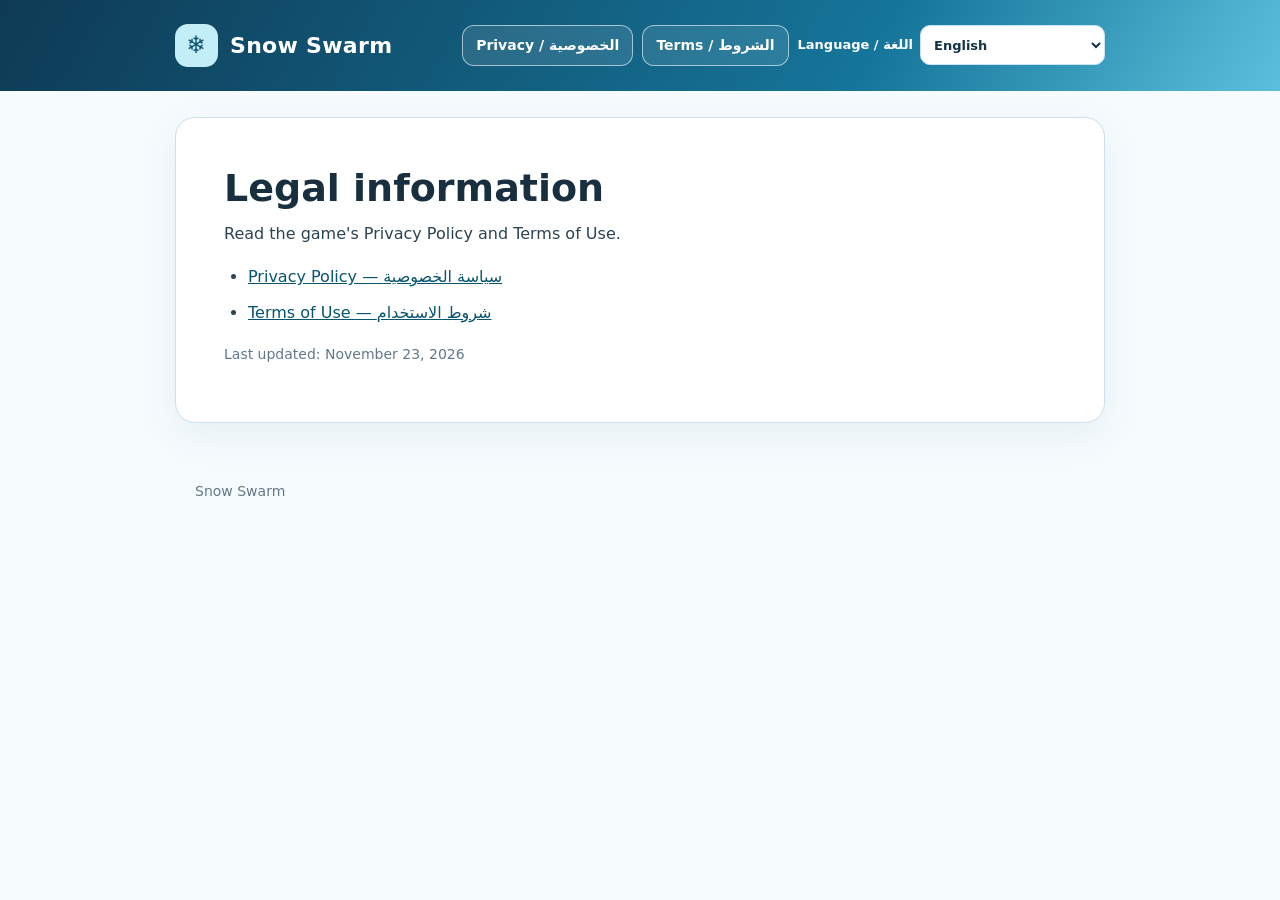
<file: snow-swarm/index.html>
<!doctype html>
<html lang="en"><head>
<meta charset="utf-8"><meta name="viewport" content="width=device-width,initial-scale=1"><meta name="description" content="Official Snow Swarm privacy and terms pages available in eleven languages.">
<title>Snow Swarm · Legal</title><link rel="stylesheet" href="style.css"></head>
<body><header><div class="headline"><a class="brand" href="index.html"><span class="mark" aria-hidden="true">❄</span> Snow Swarm</a>
<nav aria-label="Navigation"><a href="privacy.html">Privacy / الخصوصية</a><a href="terms.html">Terms / الشروط</a>
<label class="language-picker" for="language-select"><span>Language / اللغة</span><select id="language-select" aria-label="Choose language / اختر اللغة"><option value="en">English</option>
<option value="ar">العربية</option>
<option value="es">Español</option>
<option value="fr">Français</option>
<option value="pt">Português</option>
<option value="tr">Türkçe</option>
<option value="id">Bahasa Indonesia</option>
<option value="de">Deutsch</option>
<option value="ja">日本語</option>
<option value="it">Italiano</option>
<option value="ru">Русский</option></select></label>
</nav></div></header>
<main class="paper"><h1 id="heading">Legal information</h1><p id="description">Read the game's Privacy Policy and Terms of Use.</p>
<ul><li><a href="privacy.html">Privacy Policy — سياسة الخصوصية</a></li><li><a href="terms.html">Terms of Use — شروط الاستخدام</a></li></ul>
<p class="meta">Last updated: November 23, 2026</p></main><footer>Snow Swarm</footer>
<script>
(function(){
"use strict";
const texts={"en":{"title":"Legal information","body":"Read the game's Privacy Policy and Terms of Use."},"ar":{"title":"المعلومات القانونية","body":"اقرأ سياسة الخصوصية وشروط الاستخدام الخاصة باللعبة."},"es":{"title":"Información legal","body":"Lee la Política de privacidad y los Términos de uso del juego."},"fr":{"title":"Informations légales","body":"Consultez la Politique de confidentialité et les Conditions d’utilisation du jeu."},"pt":{"title":"Informações legais","body":"Lê a Política de Privacidade e os Termos de Utilização do jogo."},"tr":{"title":"Yasal bilgiler","body":"Oyunun Gizlilik Politikası ve Kullanım Şartları'nı okuyun."},"id":{"title":"Informasi hukum","body":"Baca Kebijakan Privasi dan Ketentuan Penggunaan game."},"de":{"title":"Rechtliche Informationen","body":"Lies die Datenschutzerklärung und die Nutzungsbedingungen des Spiels."},"ja":{"title":"法的情報","body":"ゲームのプライバシーポリシーと利用規約をご確認ください。"},"it":{"title":"Informazioni legali","body":"Leggi l’Informativa sulla privacy e i Termini di utilizzo del gioco."},"ru":{"title":"Юридическая информация","body":"Прочтите Политику конфиденциальности и Условия использования игры."}};
const select=document.getElementById("language-select");
function base(raw){const code=String(raw||"").toLowerCase().split(/[-_]/)[0];return Object.hasOwn(texts,code)?code:null}
const explicit=base(new URLSearchParams(location.search).get("lang"));
const lang=explicit || (navigator.languages||[navigator.language]).map(base).find(Boolean) || "en";
function apply(code){select.value=code;document.documentElement.lang=code;document.documentElement.dir=code==="ar"?"rtl":"ltr";document.getElementById("heading").textContent=texts[code].title;document.getElementById("description").textContent=texts[code].body;
for(const a of document.querySelectorAll('a[href^="privacy.html"],a[href^="terms.html"]')){const url=new URL(a.getAttribute("href").split("?")[0],location.href);url.searchParams.set("lang",code);a.href=url.pathname+url.search;}}
apply(lang);
select.addEventListener("change",()=>{const next=select.value;const url=new URL(location.href);url.searchParams.set("lang",next);history.replaceState(null,"",url.pathname+url.search);apply(next)});
})();
</script></body></html>
</file>
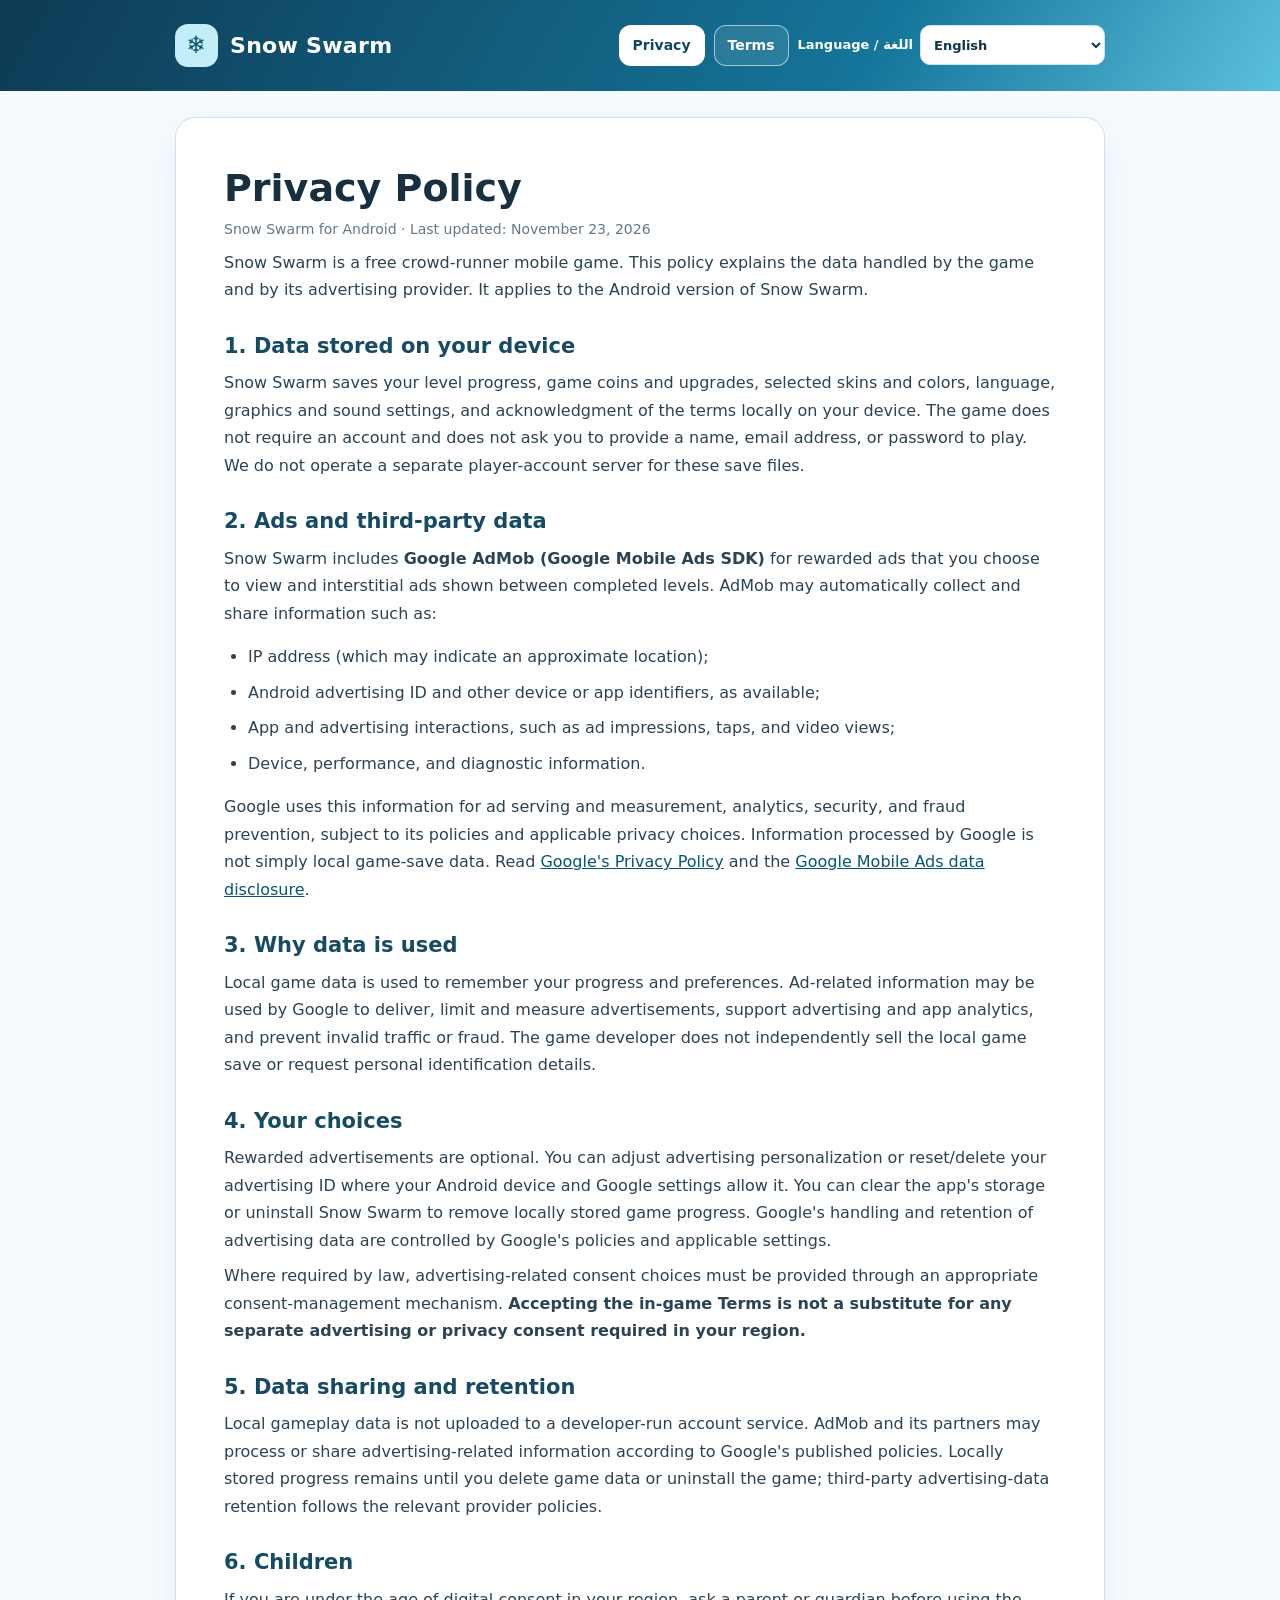
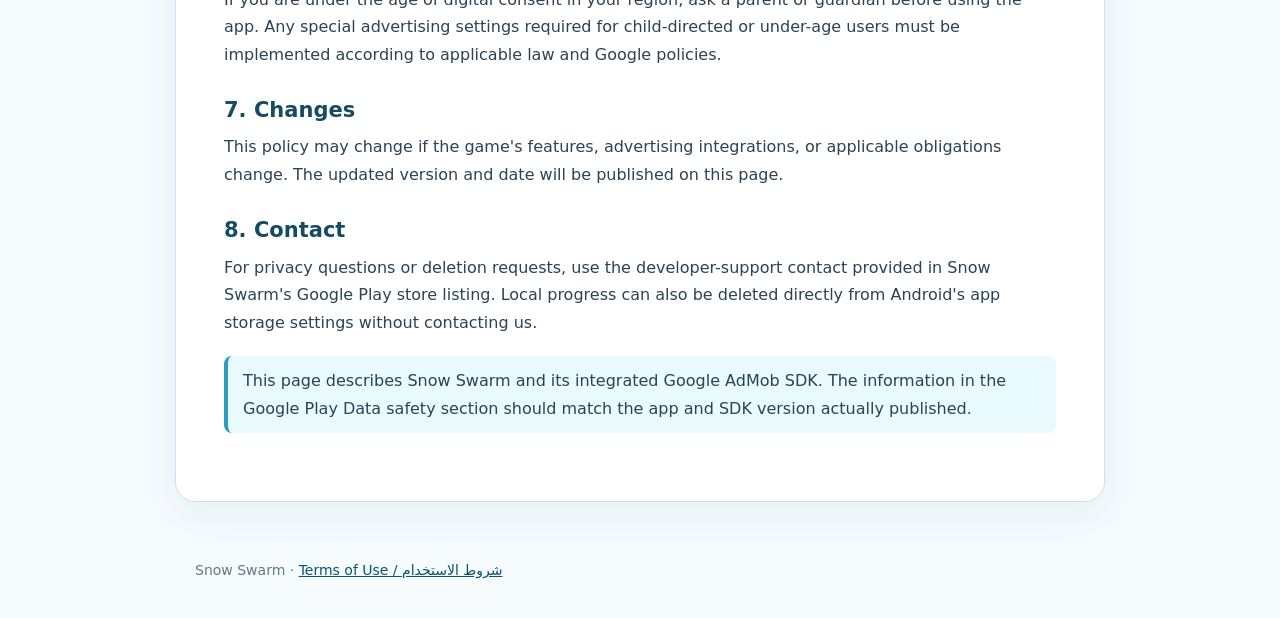
<file: snow-swarm/privacy.html>
<!doctype html>
<html lang="en">
<head>
<meta charset="utf-8">
<meta name="viewport" content="width=device-width,initial-scale=1">
<meta name="robots" content="index,follow">
<meta name="description" content="Privacy Policy for Snow Swarm, an Android crowd-runner game using Google AdMob advertising.">
<title>Privacy Policy | Snow Swarm</title>
<link rel="stylesheet" href="style.css">
<link rel="canonical" href="https://muezxx17-cmd.github.io/jelly-bounce-privacy/snow-swarm/privacy.html">
</head>
<body>
<header><div class="headline">
<a class="brand" href="index.html"><span class="mark" aria-hidden="true">❄</span> Snow Swarm</a>
<nav aria-label="Legal navigation">
<a href="privacy.html" aria-current="page">Privacy</a>
<a href="terms.html">Terms</a>
<label class="language-picker" for="language-select"><span>Language / اللغة</span>
<select id="language-select" aria-label="Choose language / اختر اللغة">
<option value="en">English</option>
<option value="ar">العربية</option>
<option value="es">Español</option>
<option value="fr">Français</option>
<option value="pt">Português</option>
<option value="tr">Türkçe</option>
<option value="id">Bahasa Indonesia</option>
<option value="de">Deutsch</option>
<option value="ja">日本語</option>
<option value="it">Italiano</option>
<option value="ru">Русский</option>
</select></label>
</nav></div></header>
<main class="paper">
<article id="english" lang="en">
<h1>Privacy Policy</h1>
<p class="meta">Snow Swarm for Android · Last updated: November 23, 2026</p>
<p>Snow Swarm is a free crowd-runner mobile game. This policy explains the data handled by the game and by its advertising provider. It applies to the Android version of Snow Swarm.</p>
<h2>1. Data stored on your device</h2>
<p>Snow Swarm saves your level progress, game coins and upgrades, selected skins and colors, language, graphics and sound settings, and acknowledgment of the terms locally on your device. The game does not require an account and does not ask you to provide a name, email address, or password to play. We do not operate a separate player-account server for these save files.</p>
<h2>2. Ads and third-party data</h2>
<p>Snow Swarm includes <strong>Google AdMob (Google Mobile Ads SDK)</strong> for rewarded ads that you choose to view and interstitial ads shown between completed levels. AdMob may automatically collect and share information such as:</p>
<ul>
<li>IP address (which may indicate an approximate location);</li>
<li>Android advertising ID and other device or app identifiers, as available;</li>
<li>App and advertising interactions, such as ad impressions, taps, and video views;</li>
<li>Device, performance, and diagnostic information.</li>
</ul>
<p>Google uses this information for ad serving and measurement, analytics, security, and fraud prevention, subject to its policies and applicable privacy choices. Information processed by Google is not simply local game-save data. Read <a href="https://policies.google.com/privacy" rel="noopener noreferrer">Google's Privacy Policy</a> and the <a href="https://developers.google.com/admob/android/privacy/play-data-disclosure" rel="noopener noreferrer">Google Mobile Ads data disclosure</a>.</p>
<h2>3. Why data is used</h2>
<p>Local game data is used to remember your progress and preferences. Ad-related information may be used by Google to deliver, limit and measure advertisements, support advertising and app analytics, and prevent invalid traffic or fraud. The game developer does not independently sell the local game save or request personal identification details.</p>
<h2>4. Your choices</h2>
<p>Rewarded advertisements are optional. You can adjust advertising personalization or reset/delete your advertising ID where your Android device and Google settings allow it. You can clear the app's storage or uninstall Snow Swarm to remove locally stored game progress. Google's handling and retention of advertising data are controlled by Google's policies and applicable settings.</p>
<p>Where required by law, advertising-related consent choices must be provided through an appropriate consent-management mechanism. <strong>Accepting the in-game Terms is not a substitute for any separate advertising or privacy consent required in your region.</strong></p>
<h2>5. Data sharing and retention</h2>
<p>Local gameplay data is not uploaded to a developer-run account service. AdMob and its partners may process or share advertising-related information according to Google's published policies. Locally stored progress remains until you delete game data or uninstall the game; third-party advertising-data retention follows the relevant provider policies.</p>
<h2>6. Children</h2>
<p>If you are under the age of digital consent in your region, ask a parent or guardian before using the app. Any special advertising settings required for child-directed or under-age users must be implemented according to applicable law and Google policies.</p>
<h2>7. Changes</h2>
<p>This policy may change if the game's features, advertising integrations, or applicable obligations change. The updated version and date will be published on this page.</p>
<h2>8. Contact</h2>
<p>For privacy questions or deletion requests, use the developer-support contact provided in Snow Swarm's Google Play store listing. Local progress can also be deleted directly from Android's app storage settings without contacting us.</p>
<div class="note">This page describes Snow Swarm and its integrated Google AdMob SDK. The information in the Google Play Data safety section should match the app and SDK version actually published.</div>
</article>
<article id="arabic" lang="ar" dir="rtl" hidden>
<h1>سياسة الخصوصية</h1>
<p class="meta">لعبة Snow Swarm للأندرويد · آخر تحديث: 23 نوفمبر 2026</p>
<p>Snow Swarm لعبة مجانية تعتمد على تحريك مجموعة من الشخصيات عبر العقبات. توضح هذه السياسة البيانات التي تستخدمها اللعبة ومزوّد الإعلانات.</p>
<h2>1. البيانات المحفوظة على جهازك</h2>
<p>تحفظ اللعبة تقدّم المستويات والعملات والترقيات والمظاهر والألوان المختارة وإعدادات اللغة والرسومات والصوت والموافقة على الشروط داخل جهازك. لا تشترط اللعبة إنشاء حساب، ولا تطلب منك اسمًا أو بريدًا إلكترونيًا أو كلمة مرور للعب. لا نستخدم خادم حسابات خاصًا لاستقبال ملفات حفظ تقدّم اللاعبين.</p>
<h2>2. الإعلانات وبيانات الجهات الخارجية</h2>
<p>تستخدم اللعبة <strong>Google AdMob</strong> لإعلانات المكافأة الاختيارية والإعلانات البينية التي قد تظهر بين المستويات. قد تجمع خدمات إعلانات Google وتعالج أو تشارك تلقائيًا بيانات مثل:</p>
<ul>
<li>عنوان IP الذي يمكن أن يدل على موقع تقريبي؛</li>
<li>معرّف الإعلانات في Android وبعض معرّفات الجهاز أو التطبيق المتاحة؛</li>
<li>تفاعلات التطبيق والإعلانات مثل المشاهدات والنقرات؛</li>
<li>بيانات الجهاز والأداء والتشخيص.</li>
</ul>
<p>قد تستخدم Google هذه المعلومات لتقديم الإعلانات وقياسها والتحليلات وحماية الأنظمة ومنع الاحتيال، وفق سياساتها والخيارات المتاحة للمستخدم. راجع <a href="https://policies.google.com/privacy" rel="noopener noreferrer">سياسة خصوصية Google</a> و<a href="https://developers.google.com/admob/android/privacy/play-data-disclosure" rel="noopener noreferrer">توضيحات بيانات حزمة Google Mobile Ads</a>.</p>
<h2>3. أسباب استخدام البيانات</h2>
<p>تُستخدم بيانات اللعبة المحلية لتذكّر تقدّمك وتفضيلاتك. أما المعلومات المرتبطة بالإعلانات فيمكن أن تستخدمها Google لعرض الإعلانات وقياسها وتحليل الأداء ومنع الأنشطة غير الصالحة. لا يبيع مطوّر اللعبة ملفات الحفظ المحلية ولا يطلب بيانات تعريف شخصية لتشغيل اللعبة.</p>
<h2>4. الخيارات المتاحة لك</h2>
<p>مشاهدة إعلان المكافأة اختيارية. يمكنك تعديل تخصيص الإعلانات أو إعادة ضبط معرّف الإعلانات أو حذفه عندما يتيح جهازك وإعدادات Google ذلك. ويمكنك حذف التقدّم المحلي بمسح بيانات التطبيق أو إلغاء تثبيته. تتبع بيانات الإعلانات التي تحتفظ بها Google سياسات Google وإعداداتها.</p>
<p>عندما تتطلب القوانين موافقة منفصلة على معالجة بيانات الإعلانات، يجب إتاحة خيارات الموافقة من خلال نظام إدارة موافقة مناسب. <strong>الضغط على «أوافق» على شروط اللعبة لا يُعدّ بديلًا عن موافقة الإعلانات المطلوبة في بعض المناطق.</strong></p>
<h2>5. المشاركة والاحتفاظ بالبيانات</h2>
<p>لا نرفع بيانات تقدّم اللعبة إلى خادم حسابات تابع للمطوّر. يمكن لـAdMob وشركائها معالجة بيانات الإعلانات أو مشاركتها وفق سياسات Google المنشورة. يبقى التقدّم المحلي إلى أن تمسح بيانات اللعبة أو تلغي تثبيتها، بينما تخضع مدة احتفاظ الجهات الخارجية ببيانات الإعلانات لسياساتها.</p>
<h2>6. الأطفال</h2>
<p>إذا كنت دون سن الموافقة الرقمية المعمول به في بلدك، فاستشر ولي الأمر قبل استخدام التطبيق. يجب تطبيق إعدادات الإعلانات الخاصة بالأطفال أو المستخدمين دون السن القانوني بحسب القوانين وسياسات Google المعمول بها.</p>
<h2>7. التغييرات</h2>
<p>قد تتغيّر هذه السياسة عند تغيير ميزات اللعبة أو نظام الإعلانات أو المتطلبات القانونية. سننشر النسخة المحدّثة وتاريخها في هذه الصفحة.</p>
<h2>8. التواصل</h2>
<p>للاستفسارات المتعلقة بالخصوصية أو حذف البيانات، استخدم وسيلة التواصل مع المطوّر الظاهرة في صفحة Snow Swarm على متجر Google Play. يمكنك أيضًا حذف بيانات التقدّم المخزّنة على جهازك من إعدادات Android دون التواصل معنا.</p>
<div class="note">تصف هذه الصفحة لعبة Snow Swarm وخدمة Google AdMob المدمجة فيها. يجب أن تتطابق استمارة «أمان البيانات» في Google Play مع النسخة الفعلية المنشورة من اللعبة والإضافة الإعلانية.</div>
</article>
<article id="lang-es" lang="es" hidden>
<h1>Política de privacidad</h1>
<p class="meta">Snow Swarm for Android · Última actualización: 23 de noviembre de 2026</p>
<p>Snow Swarm es un juego gratuito para Android en el que guías a un grupo de personajes por distintos obstáculos. Esta política explica qué datos utiliza el juego y cuáles puede tratar su proveedor de publicidad.</p>
<h2>1. Datos guardados en el dispositivo</h2>
<p>El juego guarda localmente tu progreso, monedas, mejoras, apariencias, colores, idioma, ajustes gráficos y de sonido, y aceptación de las condiciones. No necesitas una cuenta ni proporcionar nombre, correo electrónico o contraseña. No tenemos un servidor de cuentas que reciba estos archivos de progreso.</p>
<h2>2. Publicidad y datos de terceros</h2>
<p>Snow Swarm utiliza <strong>Google AdMob</strong> para anuncios recompensados voluntarios y anuncios intersticiales entre niveles. Google puede recopilar o compartir la dirección IP (que puede indicar una ubicación aproximada), el identificador publicitario de Android y otros identificadores disponibles, interacciones con los anuncios (visualizaciones y clics) e información del dispositivo, rendimiento y diagnósticos. Estos datos se utilizan según las políticas de Google. Consulta su <a href='https://policies.google.com/privacy'>Política de privacidad</a> y la <a href='https://developers.google.com/admob/android/privacy/play-data-disclosure'>información de datos de Google Mobile Ads</a>.</p>
<h2>3. Finalidades del tratamiento</h2>
<p>Los datos locales permiten recordar el progreso y las preferencias. Google puede tratar datos publicitarios para mostrar, limitar y medir anuncios, realizar análisis y prevenir fraude o tráfico no válido. El desarrollador no vende los archivos de progreso ni solicita datos personales para jugar.</p>
<h2>4. Tus opciones</h2>
<p>Ver anuncios recompensados es opcional. Puedes ajustar la personalización, restablecer o eliminar el identificador publicitario cuando lo permitan Android y Google. Puedes borrar los datos de la aplicación o desinstalarla para eliminar el progreso local. Los datos de anuncios que guarda Google se rigen por sus propias políticas. Cuando la ley lo requiera, debe proporcionarse un mecanismo específico para gestionar el consentimiento publicitario; <strong>aceptar las condiciones del juego no sustituye ese consentimiento</strong>.</p>
<h2>5. Compartición y conservación</h2>
<p>Los datos de juego locales no se envían a un servicio de cuentas del desarrollador. AdMob y sus socios pueden tratar o compartir información de publicidad conforme a las políticas publicadas de Google. El progreso permanece en el dispositivo hasta que borres los datos o desinstales la aplicación; Google determina la retención de sus datos según sus propias políticas.</p>
<h2>6. Menores</h2>
<p>Si no alcanzas la edad de consentimiento digital de tu país, consulta a tu madre, padre o tutor. Se deben aplicar las restricciones publicitarias para menores exigidas por la ley y las políticas de Google.</p>
<h2>7. Modificaciones</h2>
<p>Podemos actualizar esta política cuando cambien las funciones, el proveedor de anuncios o las obligaciones legales. Publicaremos aquí el texto y la fecha actualizados.</p>
<h2>8. Contacto</h2>
<p>Para consultas sobre privacidad o eliminación de datos, utiliza el contacto de asistencia del desarrollador que figure en la ficha de Snow Swarm en Google Play. También puedes borrar el progreso desde la configuración de almacenamiento de Android.</p>
<div class="note">La sección Seguridad de los datos de Google Play debe coincidir con el comportamiento real de la aplicación y del SDK de publicidad publicado.</div>
</article>
<article id="lang-fr" lang="fr" hidden>
<h1>Politique de confidentialité</h1>
<p class="meta">Snow Swarm for Android · Dernière mise à jour : 23 novembre 2026</p>
<p>Snow Swarm est un jeu gratuit sur Android dans lequel vous guidez une foule de personnages à travers des obstacles. Cette politique décrit les données utilisées par le jeu et par son fournisseur de publicité.</p>
<h2>1. Données stockées sur l’appareil</h2>
<p>Le jeu enregistre localement votre progression, les pièces, améliorations, apparences et couleurs, ainsi que les réglages de langue, d’affichage, de son et l’acceptation des conditions. Aucun compte, nom, e-mail ou mot de passe n’est nécessaire pour jouer. Nous n’exploitons pas de serveur de comptes recevant ces sauvegardes.</p>
<h2>2. Publicités et données de tiers</h2>
<p>Snow Swarm utilise <strong>Google AdMob</strong> pour les publicités récompensées facultatives et les publicités interstitielles entre les niveaux. Google peut recueillir ou partager l’adresse IP (pouvant indiquer une position approximative), l’identifiant publicitaire Android et d’autres identifiants disponibles, les interactions avec les annonces (affichages, clics) et des données relatives à l’appareil, aux performances et aux diagnostics. Consultez la <a href='https://policies.google.com/privacy'>politique de confidentialité de Google</a> et les <a href='https://developers.google.com/admob/android/privacy/play-data-disclosure'>informations sur les données Google Mobile Ads</a>.</p>
<h2>3. Pourquoi ces données sont utilisées</h2>
<p>Les données locales conservent votre progression et vos préférences. Google peut traiter des données publicitaires pour diffuser, limiter et mesurer les annonces, fournir des analyses et lutter contre la fraude et le trafic invalide. Le développeur ne vend pas vos sauvegardes locales et ne demande aucune identité personnelle pour jouer.</p>
<h2>4. Vos choix</h2>
<p>Les annonces récompensées sont facultatives. Vous pouvez régler la personnalisation ou réinitialiser/supprimer l’identifiant publicitaire selon les possibilités d’Android et de Google. Effacez les données de l’application ou désinstallez-la pour supprimer la progression locale. La conservation des données publicitaires par Google dépend de ses politiques. Lorsque la loi l’exige, un dispositif distinct de gestion du consentement publicitaire doit être prévu ; <strong>accepter les conditions du jeu ne remplace pas ce consentement</strong>.</p>
<h2>5. Partage et conservation</h2>
<p>Les sauvegardes locales ne sont pas envoyées à un service de comptes du développeur. AdMob et ses partenaires peuvent traiter ou partager des données publicitaires conformément aux politiques de Google. La progression locale subsiste jusqu’à la suppression des données ou la désinstallation ; la durée de conservation par Google dépend de ses règles.</p>
<h2>6. Enfants</h2>
<p>Si vous n’avez pas l’âge du consentement numérique dans votre région, demandez l’accord d’un parent ou tuteur. Les réglages publicitaires requis pour les enfants ou les utilisateurs mineurs doivent respecter les lois et politiques de Google.</p>
<h2>7. Modifications</h2>
<p>Cette politique peut changer si le jeu, les outils publicitaires ou les obligations légales évoluent. La version et sa date seront publiées sur cette page.</p>
<h2>8. Contact</h2>
<p>Pour toute question de confidentialité ou de suppression, utilisez les coordonnées d’assistance du développeur indiquées sur la fiche Google Play de Snow Swarm. Les données locales peuvent aussi être effacées dans les paramètres Android.</p>
<div class="note">La rubrique Sécurité des données de Google Play doit correspondre au comportement réel de l’application et du SDK publicitaire publié.</div>
</article>
<article id="lang-pt" lang="pt" hidden>
<h1>Política de Privacidade</h1>
<p class="meta">Snow Swarm for Android · Última atualização: 23 de novembro de 2026</p>
<p>Snow Swarm é um jogo gratuito para Android em que guias um grupo de personagens através de obstáculos. Esta política explica os dados utilizados pelo jogo e pelo fornecedor de publicidade.</p>
<h2>1. Dados guardados no dispositivo</h2>
<p>O jogo guarda localmente o progresso, moedas, melhorias, visuais e cores, o idioma, as definições de imagem e som e a aceitação dos termos. Não é necessária conta, nome, e-mail ou palavra-passe para jogar. Não operamos um servidor de contas que receba estes ficheiros de progresso.</p>
<h2>2. Anúncios e dados de terceiros</h2>
<p>Snow Swarm utiliza <strong>Google AdMob</strong> para anúncios com recompensa opcionais e anúncios intersticiais entre níveis. A Google pode recolher ou partilhar o endereço IP (que pode indicar localização aproximada), o ID de publicidade Android e outros identificadores disponíveis, interações com anúncios (visualizações e cliques), bem como informações do dispositivo, desempenho e diagnóstico. Consulta a <a href='https://policies.google.com/privacy'>Política de Privacidade da Google</a> e a <a href='https://developers.google.com/admob/android/privacy/play-data-disclosure'>divulgação de dados do Google Mobile Ads</a>.</p>
<h2>3. Finalidades</h2>
<p>Os dados locais permitem memorizar o progresso e as preferências. A Google pode processar dados de publicidade para apresentar, limitar e medir anúncios, realizar análises e prevenir fraude e tráfego inválido. O programador não vende ficheiros de progresso nem pede identificação pessoal para jogar.</p>
<h2>4. As tuas escolhas</h2>
<p>Ver anúncios com recompensa é opcional. Podes alterar a personalização dos anúncios ou repor/eliminar o ID de publicidade quando o Android e a Google o permitirem. Podes limpar os dados da aplicação ou desinstalá-la para remover o progresso local. A retenção dos dados publicitários pela Google segue as suas políticas. Quando exigido por lei, é necessário um mecanismo separado de consentimento para anúncios; <strong>aceitar os termos do jogo não substitui esse consentimento</strong>.</p>
<h2>5. Partilha e conservação</h2>
<p>O progresso local não é enviado para um serviço de contas do programador. O AdMob e os seus parceiros podem tratar ou partilhar dados publicitários segundo as políticas publicadas da Google. O progresso permanece até limpares os dados ou desinstalares a aplicação; o período de retenção da Google segue as suas políticas.</p>
<h2>6. Crianças</h2>
<p>Se não tens a idade de consentimento digital na tua região, consulta um responsável legal. Devem ser aplicadas as restrições de publicidade para menores previstas na legislação e nas políticas da Google.</p>
<h2>7. Alterações</h2>
<p>Esta política pode ser atualizada quando as funcionalidades, a publicidade ou as obrigações legais mudarem. A versão e a data atuais serão publicadas aqui.</p>
<h2>8. Contacto</h2>
<p>Para questões de privacidade ou eliminação de dados, usa o contacto de apoio do programador indicado na página de Snow Swarm na Google Play. Também podes apagar o progresso nas definições de armazenamento do Android.</p>
<div class="note">A secção Segurança dos dados da Google Play deve refletir o comportamento real da aplicação e do SDK de anúncios publicado.</div>
</article>
<article id="lang-tr" lang="tr" hidden>
<h1>Gizlilik Politikası</h1>
<p class="meta">Snow Swarm for Android · Son güncelleme: 23 Kasım 2026</p>
<p>Snow Swarm, karakterlerden oluşan bir kalabalığı engellerden geçirdiğiniz ücretsiz bir Android oyunudur. Bu politika oyunun ve reklam sağlayıcısının işleyebileceği verileri açıklar.</p>
<h2>1. Cihazınızda saklanan veriler</h2>
<p>Oyun; seviye ilerlemenizi, oyun paralarınızı, yükseltmeleri, görünümleri, renkleri, dil, grafik ve ses ayarlarını ve şartları kabul etme durumunu yalnızca cihazınızda saklar. Oynamak için hesap, ad, e-posta veya parola istenmez. Bu kayıtları alan ayrı bir oyuncu hesabı sunucumuz yoktur.</p>
<h2>2. Reklamlar ve üçüncü taraf verileri</h2>
<p>Snow Swarm, isteğe bağlı ödüllü ve seviyeler arasında gösterilen geçiş reklamları için <strong>Google AdMob</strong> kullanır. Google; IP adresini (yaklaşık konumu gösterebilir), Android reklam kimliğini ve mevcut diğer tanımlayıcıları, reklam görüntüleme ve tıklama gibi etkileşimleri, cihaz, performans ve teşhis bilgilerini toplayabilir veya paylaşabilir. <a href='https://policies.google.com/privacy'>Google Gizlilik Politikası</a> ve <a href='https://developers.google.com/admob/android/privacy/play-data-disclosure'>Google Mobile Ads veri açıklaması</a>na bakın.</p>
<h2>3. Veriler neden kullanılır?</h2>
<p>Yerel veriler ilerlemenizi ve tercihlerinizi hatırlamak içindir. Google reklam verilerini reklamları sunma, sınırlandırma ve ölçme, analiz yapma ve sahtekârlık ya da geçersiz trafiği önleme amacıyla işleyebilir. Geliştirici yerel kayıtları satmaz ve oynamak için kimlik bilgisi istemez.</p>
<h2>4. Seçenekleriniz</h2>
<p>Ödüllü reklamları izlemek isteğe bağlıdır. Android ve Google'ın sunduğu seçeneklerden reklam kişiselleştirmesini değiştirebilir veya reklam kimliğini sıfırlayıp silebilirsiniz. Uygulama verilerini temizlemek veya uygulamayı kaldırmak yerel ilerlemeyi siler. Google'ın reklam verilerini saklaması kendi politikalarına tabidir. Yasaların gerekli gördüğü yerlerde ayrı bir reklam rıza sistemi sunulmalıdır; <strong>oyun şartlarını kabul etmek reklam rızasının yerine geçmez</strong>.</p>
<h2>5. Paylaşım ve saklama</h2>
<p>Yerel oyun kayıtları geliştiricinin hesap sunucusuna gönderilmez. AdMob ve iş ortakları reklam verilerini Google politikalarına göre işleyebilir veya paylaşabilir. Yerel ilerleme, verileri temizleyene veya uygulamayı kaldırana kadar cihazda kalır; Google'ın saklama süreleri kendi kurallarına bağlıdır.</p>
<h2>6. Çocuklar</h2>
<p>Bulunduğunuz yerdeki dijital rıza yaşının altındaysanız bir ebeveyne veya veliye danışın. Çocuklara yönelik reklam kısıtlamaları ilgili yasalar ve Google politikaları uyarınca uygulanmalıdır.</p>
<h2>7. Değişiklikler</h2>
<p>Oyun özellikleri, reklam hizmetleri veya yasal yükümlülükler değişirse bu politika güncellenebilir. Güncel metin ve tarih bu sayfada yayımlanacaktır.</p>
<h2>8. İletişim</h2>
<p>Gizlilik ve veri silme soruları için Snow Swarm'ın Google Play mağaza sayfasındaki geliştirici destek iletişim bilgilerini kullanın. Yerel ilerleme Android uygulama depolama ayarlarından da silinebilir.</p>
<div class="note">Google Play Veri güvenliği beyanı, yayımlanan oyunun ve reklam SDK'sının gerçek davranışına uygun olmalıdır.</div>
</article>
<article id="lang-id" lang="id" hidden>
<h1>Kebijakan Privasi</h1>
<p class="meta">Snow Swarm for Android · Terakhir diperbarui: 23 November 2026</p>
<p>Snow Swarm adalah game Android gratis yang mengajak Anda mengarahkan kerumunan karakter melewati rintangan. Kebijakan ini menjelaskan data yang digunakan game serta penyedia iklannya.</p>
<h2>1. Data yang disimpan di perangkat</h2>
<p>Game menyimpan progres level, koin, peningkatan, tampilan, warna, bahasa, pengaturan grafis dan suara, serta persetujuan ketentuan secara lokal di perangkat. Anda tidak perlu akun, nama, email, atau kata sandi untuk bermain. Kami tidak mengoperasikan server akun pemain yang menerima berkas penyimpanan tersebut.</p>
<h2>2. Iklan dan data pihak ketiga</h2>
<p>Snow Swarm menggunakan <strong>Google AdMob</strong> untuk iklan berhadiah opsional dan iklan interstisial di antara level. Google dapat mengumpulkan atau membagikan alamat IP (yang mungkin menunjukkan perkiraan lokasi), ID iklan Android dan pengenal lain yang tersedia, interaksi iklan seperti tayangan dan klik, serta data perangkat, kinerja, dan diagnostik. Baca <a href='https://policies.google.com/privacy'>Kebijakan Privasi Google</a> dan <a href='https://developers.google.com/admob/android/privacy/play-data-disclosure'>pengungkapan data Google Mobile Ads</a>.</p>
<h2>3. Tujuan penggunaan</h2>
<p>Data lokal menyimpan progres dan preferensi Anda. Google dapat memproses data iklan untuk menayangkan, membatasi, dan mengukur iklan, melakukan analitik, serta mencegah penipuan atau traffic tidak valid. Pengembang tidak menjual data progres lokal atau meminta identitas pribadi untuk bermain.</p>
<h2>4. Pilihan Anda</h2>
<p>Iklan berhadiah bersifat sukarela. Anda dapat mengatur personalisasi iklan atau mereset/menghapus ID iklan jika tersedia di Android dan Google. Menghapus data aplikasi atau mencopotnya akan menghilangkan progres lokal. Penyimpanan data iklan oleh Google mengikuti kebijakan Google. Jika diwajibkan oleh hukum, mekanisme persetujuan iklan terpisah harus disediakan; <strong>menyetujui ketentuan game bukan pengganti persetujuan tersebut</strong>.</p>
<h2>5. Pembagian dan penyimpanan data</h2>
<p>Data progres lokal tidak dikirim ke layanan akun milik pengembang. AdMob dan mitranya dapat memproses atau membagikan data iklan sesuai kebijakan Google. Progres lokal disimpan sampai data dibersihkan atau game dihapus; penyimpanan data oleh Google mengikuti ketentuannya.</p>
<h2>6. Anak-anak</h2>
<p>Jika usia Anda di bawah batas persetujuan digital di wilayah Anda, mintalah izin orang tua atau wali. Pengaturan iklan untuk anak atau pengguna di bawah umur harus sesuai hukum dan kebijakan Google.</p>
<h2>7. Perubahan kebijakan</h2>
<p>Kebijakan ini dapat berubah mengikuti perubahan fitur, layanan iklan, atau kewajiban hukum. Versi terbaru beserta tanggalnya akan diterbitkan di halaman ini.</p>
<h2>8. Kontak</h2>
<p>Untuk pertanyaan privasi atau penghapusan data, gunakan kontak dukungan pengembang yang tercantum di halaman Snow Swarm di Google Play. Progres lokal juga dapat dihapus melalui pengaturan penyimpanan aplikasi Android.</p>
<div class="note">Pernyataan Keamanan data di Google Play harus sesuai dengan perilaku nyata aplikasi dan SDK iklan yang diterbitkan.</div>
</article>
<article id="lang-de" lang="de" hidden>
<h1>Datenschutzerklärung</h1>
<p class="meta">Snow Swarm for Android · Letzte Aktualisierung: 23. November 2026</p>
<p>Snow Swarm ist ein kostenloses Android-Spiel, bei dem du eine Gruppe von Figuren durch Hindernisse steuerst. Diese Erklärung beschreibt die Datenverarbeitung durch das Spiel und den Werbeanbieter.</p>
<h2>1. Auf deinem Gerät gespeicherte Daten</h2>
<p>Das Spiel speichert Spielfortschritt, Münzen, Verbesserungen, Skins, Farben, Sprache sowie Grafik- und Toneinstellungen und die Bestätigung der Nutzungsbedingungen lokal auf deinem Gerät. Zum Spielen sind kein Konto, Name, keine E-Mail-Adresse und kein Passwort erforderlich. Wir betreiben keinen separaten Nutzerkontoserver für diese Spielstände.</p>
<h2>2. Werbung und Daten von Drittanbietern</h2>
<p>Snow Swarm nutzt <strong>Google AdMob</strong> für freiwillig angesehene Belohnungsanzeigen und Zwischenanzeigen zwischen Levels. Google kann die IP-Adresse (möglicherweise mit ungefährem Standort), die Android-Werbe-ID und weitere verfügbare Kennungen, Werbeinteraktionen wie Aufrufe und Klicks sowie Geräte-, Leistungs- und Diagnosedaten erheben oder weitergeben. Beachte die <a href='https://policies.google.com/privacy'>Datenschutzerklärung von Google</a> und die <a href='https://developers.google.com/admob/android/privacy/play-data-disclosure'>Google Mobile Ads-Dateninformationen</a>.</p>
<h2>3. Zwecke der Verarbeitung</h2>
<p>Lokale Daten dienen dazu, Fortschritt und Einstellungen zu behalten. Google kann Werbedaten zur Anzeige, Begrenzung und Messung von Werbung, für Analysen und zur Verhinderung von Betrug und ungültigem Traffic verarbeiten. Der Entwickler verkauft keine lokalen Spielstände und verlangt zur Nutzung keine persönlichen Identitätsdaten.</p>
<h2>4. Deine Möglichkeiten</h2>
<p>Belohnungsanzeigen sind optional. Je nach Android- und Google-Einstellungen kannst du personalisierte Werbung anpassen oder die Werbe-ID zurücksetzen bzw. löschen. Das Löschen von App-Daten oder die Deinstallation entfernt den lokalen Fortschritt. Google speichert Werbedaten nach den eigenen Richtlinien. Wo gesetzlich erforderlich, muss eine eigenständige Einwilligungslösung für Werbung angeboten werden; <strong>die Zustimmung zu den Spielbedingungen ersetzt diese nicht</strong>.</p>
<h2>5. Weitergabe und Aufbewahrung</h2>
<p>Lokale Spielstände werden nicht an einen Kontoserver des Entwicklers übertragen. AdMob und Partner können Werbedaten gemäß Googles veröffentlichten Richtlinien verarbeiten oder weitergeben. Der lokale Fortschritt bleibt bis zum Löschen der App-Daten oder der Deinstallation erhalten; Google legt die Aufbewahrung eigener Werbedaten selbst fest.</p>
<h2>6. Kinder</h2>
<p>Wenn du das in deinem Land geltende Alter für die digitale Einwilligung noch nicht erreicht hast, frage eine erziehungsberechtigte Person. Besondere Werbeschutzvorschriften für Kinder müssen entsprechend den Gesetzen und Google-Richtlinien umgesetzt werden.</p>
<h2>7. Änderungen</h2>
<p>Diese Erklärung kann bei Änderungen am Spiel, an Werbediensten oder an gesetzlichen Pflichten überarbeitet werden. Die aktuelle Fassung mit Datum wird hier veröffentlicht.</p>
<h2>8. Kontakt</h2>
<p>Für Datenschutzfragen oder Löschanfragen nutze den Entwickler-Supportkontakt auf der Google-Play-Seite von Snow Swarm. Lokale Spielstände kannst du auch über die Android-App-Speichereinstellungen entfernen.</p>
<div class="note">Die Angaben unter „Datensicherheit“ bei Google Play müssen zum tatsächlichen Verhalten der veröffentlichten App und ihres Werbe-SDK passen.</div>
</article>
<article id="lang-ja" lang="ja" hidden>
<h1>プライバシーポリシー</h1>
<p class="meta">Snow Swarm for Android · 最終更新日：2026年11月23日</p>
<p>Snow Swarm は、キャラクターの集団を操作して障害物を越えていく無料の Android ゲームです。このポリシーは、ゲームと広告提供者によるデータの取り扱いを説明します。</p>
<h2>1. 端末内に保存されるデータ</h2>
<p>ゲームの進行状況、コイン、アップグレード、スキン、カラー、言語、グラフィックとサウンドの設定、利用規約への同意状況は端末内に保存されます。プレイにアカウント、氏名、メールアドレス、パスワードは不要です。これらのセーブデータを受信する開発者のアカウントサーバーは運用していません。</p>
<h2>2. 広告および第三者によるデータ処理</h2>
<p>Snow Swarm は、任意で視聴するリワード広告とステージ間のインタースティシャル広告に <strong>Google AdMob</strong> を使用します。Google は、IP アドレス（おおよその位置を示す場合があります）、Android 広告 ID と利用可能なその他の識別子、広告の表示・タップなどの操作情報、端末・パフォーマンス・診断情報を収集または共有する場合があります。<a href='https://policies.google.com/privacy'>Google プライバシーポリシー</a>と<a href='https://developers.google.com/admob/android/privacy/play-data-disclosure'>Google Mobile Ads のデータ開示</a>をご確認ください。</p>
<h2>3. 利用目的</h2>
<p>端末内のデータはゲーム進行状況や設定の保存に利用します。Google は広告の配信、頻度制限、効果測定、分析、不正や無効なトラフィックの防止のために広告関連データを処理する場合があります。開発者はローカルのセーブデータを販売せず、プレイのための個人識別情報も求めません。</p>
<h2>4. ユーザーによる選択</h2>
<p>リワード広告の視聴は任意です。Android や Google の設定で可能な場合、広告のパーソナライズを変更したり、広告 ID をリセット・削除できます。アプリのデータ消去やアンインストールでローカルの進行状況は削除されます。Google が保持する広告データには Google の方針が適用されます。法令上必要な地域では広告用の別の同意管理機能が必要であり、<strong>ゲーム利用規約への同意は広告の同意に代わるものではありません</strong>。</p>
<h2>5. 共有と保存期間</h2>
<p>ローカルのゲーム進行状況は開発者のアカウントサービスに送信されません。AdMob とそのパートナーは、Google の公表するポリシーに従って広告関連情報を処理または共有する場合があります。ローカルデータは削除またはアンインストールまで保持され、Google の広告データ保存期間には Google のルールが適用されます。</p>
<h2>6. お子様について</h2>
<p>お住まいの地域のデジタル同意年齢に満たない場合は、保護者に相談してください。お子様・未成年者に対する広告設定は、適用法令および Google のポリシーに従う必要があります。</p>
<h2>7. ポリシーの変更</h2>
<p>ゲーム機能、広告サービス、法的義務に変更がある場合は本ポリシーを更新することがあります。更新内容と日付はこのページに掲載します。</p>
<h2>8. お問い合わせ</h2>
<p>プライバシーに関する質問やデータ削除の相談は、Google Play の Snow Swarm のストアページに記載された開発者サポート窓口をご利用ください。端末内のデータは Android のアプリストレージ設定からも削除できます。</p>
<div class="note">Google Play の「データ セーフティ」申告内容は、実際に公開するゲームと広告 SDK の動作に一致している必要があります。</div>
</article>
<article id="lang-it" lang="it" hidden>
<h1>Informativa sulla privacy</h1>
<p class="meta">Snow Swarm for Android · Ultimo aggiornamento: 23 novembre 2026</p>
<p>Snow Swarm è un gioco Android gratuito in cui guidi un gruppo di personaggi attraverso ostacoli. Questa informativa spiega i dati utilizzati dal gioco e dal fornitore di annunci.</p>
<h2>1. Dati salvati sul dispositivo</h2>
<p>Il gioco salva localmente progressi, monete, miglioramenti, aspetti, colori, lingua, impostazioni grafiche e audio e accettazione dei termini. Per giocare non sono richiesti account, nome, email o password. Non gestiamo un server di account del giocatore che riceva questi salvataggi.</p>
<h2>2. Annunci e dati di terze parti</h2>
<p>Snow Swarm utilizza <strong>Google AdMob</strong> per annunci con premio facoltativi e annunci interstitial tra i livelli. Google può raccogliere o condividere indirizzo IP (che può indicare una posizione approssimativa), ID pubblicitario Android e altri identificatori disponibili, interazioni con gli annunci (visualizzazioni e clic), dati del dispositivo, prestazioni e diagnostica. Consulta l’<a href='https://policies.google.com/privacy'>Informativa sulla privacy di Google</a> e le <a href='https://developers.google.com/admob/android/privacy/play-data-disclosure'>informazioni sui dati di Google Mobile Ads</a>.</p>
<h2>3. Finalità del trattamento</h2>
<p>I dati locali consentono di ricordare progressi e preferenze. Google può trattare dati pubblicitari per mostrare, limitare e misurare annunci, fornire analisi e prevenire frodi e traffico non valido. Lo sviluppatore non vende i salvataggi locali né richiede dati identificativi per giocare.</p>
<h2>4. Le tue scelte</h2>
<p>Gli annunci con premio sono facoltativi. Puoi modificare la personalizzazione o reimpostare/eliminare l’ID pubblicitario quando consentito da Android e Google. Cancellando i dati dell’app o disinstallandola elimini i progressi locali. La conservazione dei dati pubblicitari di Google segue le sue politiche. Ove previsto dalla legge deve essere disponibile un sistema separato di consenso per gli annunci; <strong>accettare i termini del gioco non sostituisce tale consenso</strong>.</p>
<h2>5. Condivisione e conservazione</h2>
<p>I salvataggi locali non vengono inviati a un servizio di account dello sviluppatore. AdMob e i partner possono trattare o condividere dati pubblicitari secondo le politiche pubblicate di Google. I progressi locali restano finché non cancelli i dati o disinstalli l’app; la conservazione dei dati di Google segue le sue regole.</p>
<h2>6. Minori</h2>
<p>Se hai meno dell’età del consenso digitale prevista nel tuo Paese, rivolgiti a un genitore o tutore. Eventuali limitazioni pubblicitarie per i minori devono rispettare la legge e le politiche di Google.</p>
<h2>7. Modifiche</h2>
<p>Possiamo aggiornare questa informativa in caso di cambiamenti delle funzioni, dei servizi pubblicitari o degli obblighi di legge. La versione e la data aggiornate saranno pubblicate qui.</p>
<h2>8. Contatti</h2>
<p>Per domande sulla privacy o richieste di cancellazione, usa il contatto di assistenza dello sviluppatore indicato nella scheda Google Play di Snow Swarm. Puoi anche cancellare i progressi locali dalle impostazioni di archiviazione di Android.</p>
<div class="note">La sezione Sicurezza dei dati di Google Play deve rispecchiare il comportamento effettivo dell’app e dell’SDK pubblicitario distribuito.</div>
</article>
<article id="lang-ru" lang="ru" hidden>
<h1>Политика конфиденциальности</h1>
<p class="meta">Snow Swarm for Android · Последнее обновление: 23 ноября 2026 г.</p>
<p>Snow Swarm — бесплатная игра для Android, в которой нужно проводить группу персонажей через препятствия. Эта политика описывает обработку данных игрой и её рекламным поставщиком.</p>
<h2>1. Данные на устройстве</h2>
<p>Игра локально сохраняет прогресс, монеты, улучшения, облики, цвета, язык, настройки графики и звука, а также принятие условий. Для игры не нужно создавать аккаунт или указывать имя, адрес электронной почты либо пароль. Разработчик не использует отдельный сервер аккаунтов для хранения этих сохранений.</p>
<h2>2. Реклама и сторонняя обработка данных</h2>
<p>Snow Swarm использует <strong>Google AdMob</strong> для необязательной рекламы с вознаграждением и межстраничной рекламы между уровнями. Google может собирать или передавать IP-адрес (который способен указывать приблизительное местоположение), рекламный идентификатор Android и другие доступные идентификаторы, сведения о показах и нажатиях на рекламу, данные устройства, производительности и диагностики. Ознакомьтесь с <a href='https://policies.google.com/privacy'>Политикой конфиденциальности Google</a> и <a href='https://developers.google.com/admob/android/privacy/play-data-disclosure'>раскрытием данных Google Mobile Ads</a>.</p>
<h2>3. Для чего нужны данные</h2>
<p>Локальные данные позволяют сохранять прогресс и настройки. Google может обрабатывать рекламную информацию для показа, ограничения частоты и оценки объявлений, аналитики и борьбы с мошенничеством или недействительным трафиком. Разработчик не продаёт локальные сохранения и не требует личных данных для игры.</p>
<h2>4. Ваш выбор</h2>
<p>Просмотр рекламы с наградой доброволен. В настройках Android и Google, когда это доступно, можно настроить персонализацию рекламы или сбросить/удалить рекламный идентификатор. Очистка данных приложения или его удаление удаляет локальный прогресс. Хранение рекламных данных у Google регулируется правилами Google. Там, где это предписано законом, требуется отдельный механизм согласия на рекламную обработку; <strong>принятие игровых условий не заменяет такого согласия</strong>.</p>
<h2>5. Передача и хранение</h2>
<p>Локальные сохранения не отправляются на сервер аккаунтов разработчика. AdMob и партнёры могут обрабатывать либо передавать рекламные данные в соответствии с опубликованными правилами Google. Локальный прогресс хранится до очистки данных или удаления игры; сроки хранения данных Google определяются её политиками.</p>
<h2>6. Дети</h2>
<p>Если вы младше возраста цифрового согласия в вашем регионе, обратитесь к родителю или опекуну. Настройки рекламы для детей и несовершеннолетних должны соответствовать законам и правилам Google.</p>
<h2>7. Изменения</h2>
<p>Эта политика может обновляться при изменении функций игры, рекламных сервисов или законодательства. Здесь будет опубликована актуальная версия с датой.</p>
<h2>8. Связь</h2>
<p>Вопросы о конфиденциальности и удалении данных направляйте по контакту поддержки разработчика, указанному на странице Snow Swarm в Google Play. Локальный прогресс можно также удалить через настройки хранилища приложения в Android.</p>
<div class="note">Раздел «Безопасность данных» Google Play должен соответствовать фактической работе опубликованной игры и рекламного SDK.</div>
</article>
</main>
<footer>Snow Swarm · <a href="terms.html">Terms of Use / شروط الاستخدام</a></footer>
<script>
(function() {
  "use strict";
  const options = ["en","ar","es","fr","pt","tr","id","de","ja","it","ru"];
  const select = document.getElementById("language-select");
  const articles = Array.from(document.querySelectorAll("article[lang]"));
  const links = Array.from(document.querySelectorAll('a[href="privacy.html"],a[href="terms.html"]'));
  function codeFor(raw) {
    const base = String(raw || "").toLowerCase().replace(/_/g,"-").split("-")[0];
    return options.includes(base) ? base : null;
  }
  function languageFromBrowser() {
    for (const raw of navigator.languages || [navigator.language]) {
      const found = codeFor(raw);
      if (found) return found;
    }
    return "en";
  }
  function apply(code, rememberInUrl) {
    const target = codeFor(code) || "en";
    for (const article of articles) article.hidden = article.getAttribute("lang") !== target;
    select.value = target;
    document.documentElement.lang = target;
    document.documentElement.dir = target === "ar" ? "rtl" : "ltr";
    // Carry the chosen language to the other legal page without cookies,
    // analytics, account identifiers or storage.
    for (const a of links) {
      const url = new URL(a.getAttribute("href").split("?")[0], location.href);
      url.searchParams.set("lang", target);
      a.href = url.pathname + url.search;
    }
    const heading = articles.find(a => a.getAttribute("lang") === target)?.querySelector("h1");
    if (heading) document.title = heading.textContent + " | Snow Swarm";
    if (rememberInUrl) {
      const url = new URL(location.href);
      url.searchParams.set("lang", target);
      history.replaceState(null, "", url.pathname + url.search + url.hash);
    }
  }
  const explicit = codeFor(new URLSearchParams(location.search).get("lang"));
  apply(explicit || languageFromBrowser(), false);
  select.addEventListener("change", () => apply(select.value, true));
})();
</script>
</body>
</html>
</file>
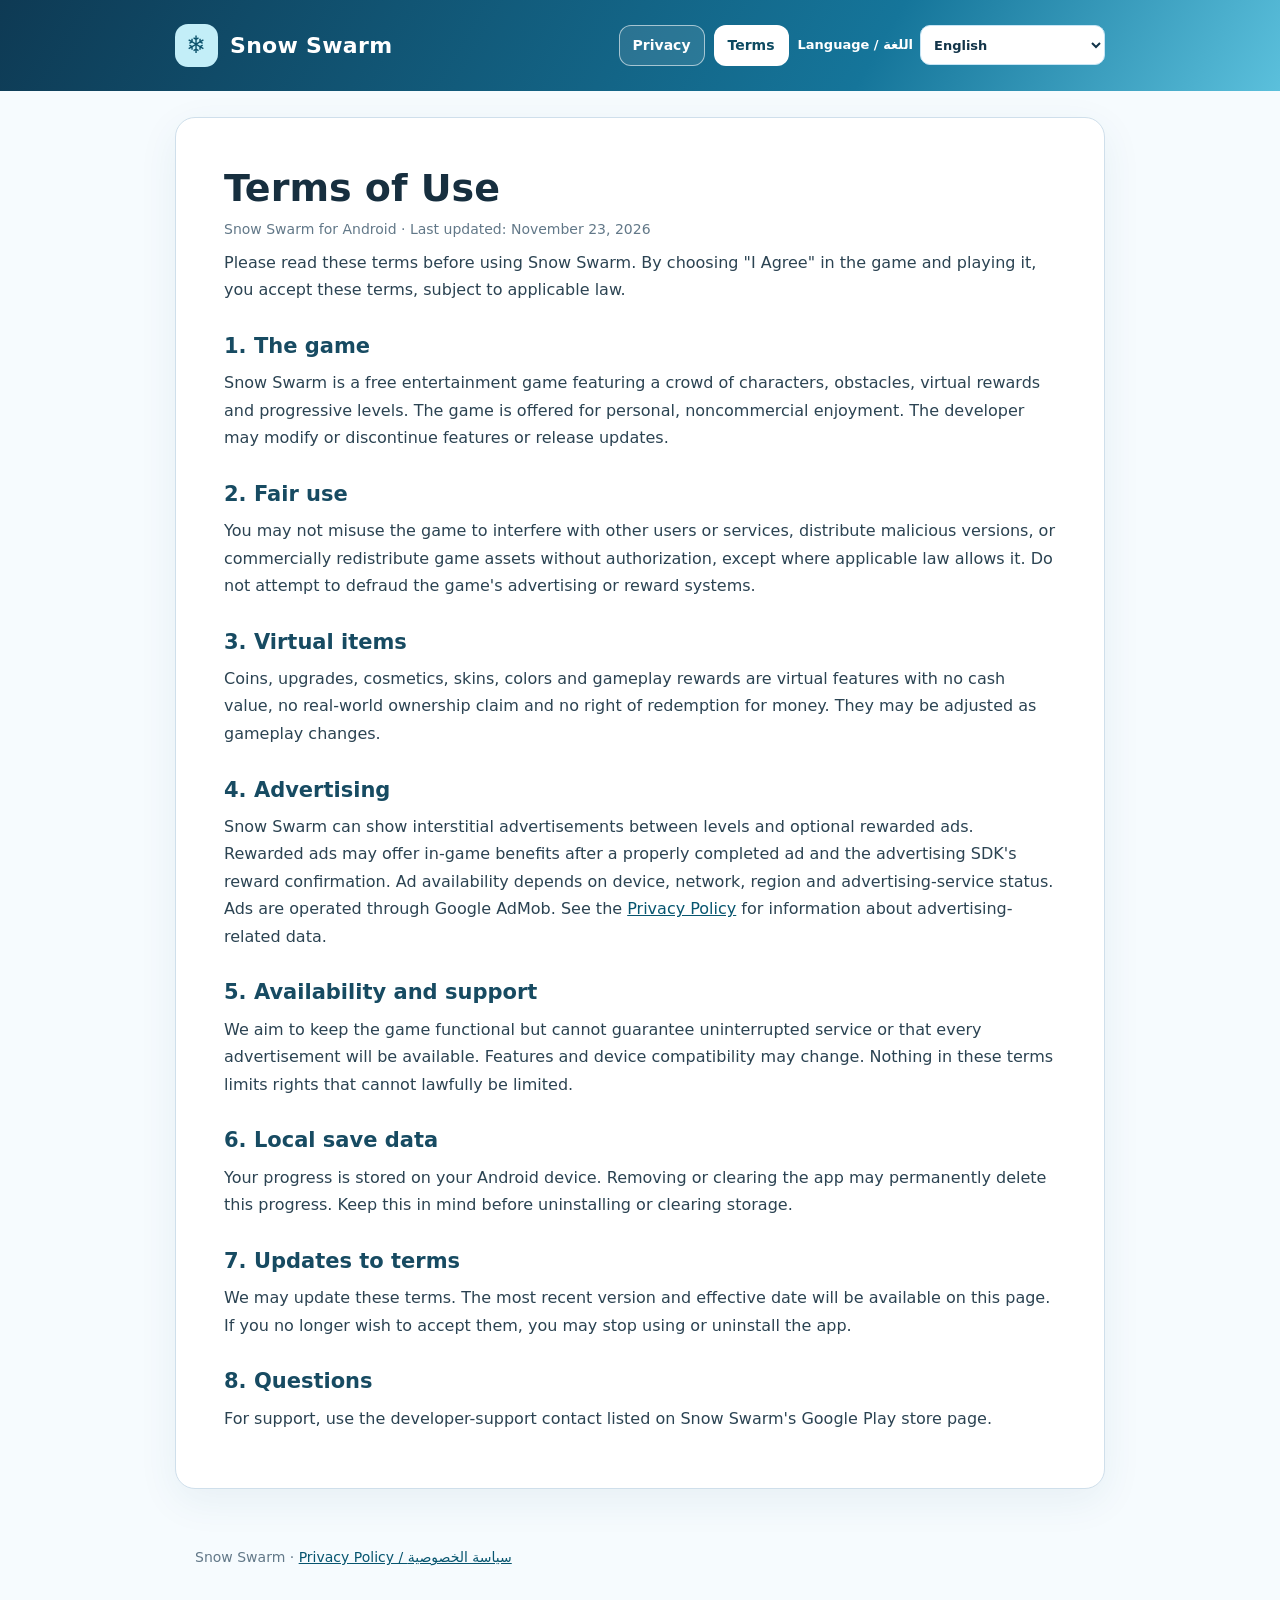
<file: snow-swarm/terms.html>
<!doctype html>
<html lang="en">
<head>
<meta charset="utf-8"><meta name="viewport" content="width=device-width,initial-scale=1">
<meta name="robots" content="index,follow">
<meta name="description" content="Terms of Use for Snow Swarm, a free Android crowd-runner game.">
<title>Terms of Use | Snow Swarm</title>
<link rel="stylesheet" href="style.css">
<link rel="canonical" href="https://muezxx17-cmd.github.io/jelly-bounce-privacy/snow-swarm/terms.html">
</head>
<body>
<header><div class="headline"><a class="brand" href="index.html"><span class="mark" aria-hidden="true">❄</span> Snow Swarm</a>
<nav aria-label="Legal navigation"><a href="privacy.html">Privacy</a><a href="terms.html" aria-current="page">Terms</a><label class="language-picker" for="language-select"><span>Language / اللغة</span>
<select id="language-select" aria-label="Choose language / اختر اللغة">
<option value="en">English</option>
<option value="ar">العربية</option>
<option value="es">Español</option>
<option value="fr">Français</option>
<option value="pt">Português</option>
<option value="tr">Türkçe</option>
<option value="id">Bahasa Indonesia</option>
<option value="de">Deutsch</option>
<option value="ja">日本語</option>
<option value="it">Italiano</option>
<option value="ru">Русский</option>
</select></label></nav></div></header>
<main class="paper">
<article id="english" lang="en">
<h1>Terms of Use</h1>
<p class="meta">Snow Swarm for Android · Last updated: November 23, 2026</p>
<p>Please read these terms before using Snow Swarm. By choosing "I Agree" in the game and playing it, you accept these terms, subject to applicable law.</p>
<h2>1. The game</h2>
<p>Snow Swarm is a free entertainment game featuring a crowd of characters, obstacles, virtual rewards and progressive levels. The game is offered for personal, noncommercial enjoyment. The developer may modify or discontinue features or release updates.</p>
<h2>2. Fair use</h2>
<p>You may not misuse the game to interfere with other users or services, distribute malicious versions, or commercially redistribute game assets without authorization, except where applicable law allows it. Do not attempt to defraud the game's advertising or reward systems.</p>
<h2>3. Virtual items</h2>
<p>Coins, upgrades, cosmetics, skins, colors and gameplay rewards are virtual features with no cash value, no real-world ownership claim and no right of redemption for money. They may be adjusted as gameplay changes.</p>
<h2>4. Advertising</h2>
<p>Snow Swarm can show interstitial advertisements between levels and optional rewarded ads. Rewarded ads may offer in-game benefits after a properly completed ad and the advertising SDK's reward confirmation. Ad availability depends on device, network, region and advertising-service status. Ads are operated through Google AdMob. See the <a href="privacy.html">Privacy Policy</a> for information about advertising-related data.</p>
<h2>5. Availability and support</h2>
<p>We aim to keep the game functional but cannot guarantee uninterrupted service or that every advertisement will be available. Features and device compatibility may change. Nothing in these terms limits rights that cannot lawfully be limited.</p>
<h2>6. Local save data</h2>
<p>Your progress is stored on your Android device. Removing or clearing the app may permanently delete this progress. Keep this in mind before uninstalling or clearing storage.</p>
<h2>7. Updates to terms</h2>
<p>We may update these terms. The most recent version and effective date will be available on this page. If you no longer wish to accept them, you may stop using or uninstall the app.</p>
<h2>8. Questions</h2>
<p>For support, use the developer-support contact listed on Snow Swarm's Google Play store page.</p>
</article>
<article id="arabic" lang="ar" dir="rtl" hidden>
<h1>شروط الاستخدام</h1>
<p class="meta">Snow Swarm لنظام Android · آخر تحديث: 23 نوفمبر 2026</p>
<p>يرجى قراءة هذه الشروط قبل استخدام اللعبة. بالضغط على «أوافق» داخل اللعبة والبدء باللعب، فإنك توافق على الشروط في حدود ما تسمح به القوانين المعمول بها.</p>
<h2>1. اللعبة</h2>
<p>Snow Swarm لعبة ترفيهية مجانية تتضمن مجموعة من الشخصيات والعقبات والمكافآت الافتراضية والمستويات المتدرجة. اللعبة مخصّصة للترفيه الشخصي غير التجاري. وقد يغيّر المطوّر بعض الميزات أو يوقفها أو يصدر تحديثات جديدة.</p>
<h2>2. الاستخدام العادل</h2>
<p>لا تستخدم اللعبة لتعطيل خدمات أو مستخدمين آخرين، أو توزيع نسخ ضارة منها، أو إعادة بيع ملفاتها وأصولها دون تصريح إلا فيما تسمح به القوانين. ويُحظر التحايل على نظام الإعلانات والمكافآت.</p>
<h2>3. العناصر الافتراضية</h2>
<p>العملات والترقيات والمظاهر والألوان ومكافآت اللعب ميزات افتراضية ليست لها قيمة نقدية ولا يمكن استبدالها بأموال، وقد تتغيّر مع تحديث أسلوب اللعب.</p>
<h2>4. الإعلانات</h2>
<p>قد تعرض اللعبة إعلانات بينية بعد مستويات معيّنة وإعلانات مكافأة اختيارية. تُمنح المكافآت عند اكتمال الإعلان وتأكيد مزوّد الإعلانات استحقاقها. يعتمد توفر الإعلان على الجهاز والاتصال والبلد وحالة الخدمة. تستخدم اللعبة Google AdMob، ويمكنك مراجعة <a href="privacy.html">سياسة الخصوصية</a> لمعرفة كيفية التعامل مع بيانات الإعلانات.</p>
<h2>5. التشغيل والدعم</h2>
<p>نسعى إلى عمل اللعبة بصورة جيدة، لكن لا يمكن ضمان استمرار الخدمة دون انقطاع أو توفر كل الإعلانات دائمًا. وقد تتغيّر الميزات وتوافق الأجهزة. لا تقلّل هذه الشروط أي حقوق قانونية لا يجوز التنازل عنها.</p>
<h2>6. بيانات الحفظ</h2>
<p>يُحفظ تقدّم اللعبة على جهازك. قد يؤدي حذف التطبيق أو مسح بياناته إلى فقدان التقدّم نهائيًا، لذا انتبه إلى ذلك قبل إلغاء التثبيت.</p>
<h2>7. التغييرات على الشروط</h2>
<p>قد نحدّث هذه الشروط، وستظهر النسخة الأخيرة وتاريخها على هذه الصفحة. إذا لم تعد ترغب في قبولها، يمكنك التوقف عن اللعب أو حذف التطبيق.</p>
<h2>8. الاستفسارات</h2>
<p>للدعم والاستفسارات، استخدم وسيلة التواصل مع المطوّر الظاهرة في صفحة Snow Swarm على Google Play.</p>
</article>
<article id="lang-es" lang="es" hidden>
<h1>Términos de uso</h1>
<p class="meta">Snow Swarm for Android · Última actualización: 23 de noviembre de 2026</p>
<p>Lee estos términos antes de utilizar Snow Swarm. Al pulsar «Acepto» en el juego y comenzar a jugar, aceptas estas condiciones en la medida permitida por la ley.</p>
<h2>1. El juego</h2>
<p>Snow Swarm es un juego gratuito de entretenimiento con grupos de personajes, obstáculos, recompensas virtuales y niveles progresivos. Se ofrece para uso personal y no comercial. El desarrollador puede actualizar, cambiar o interrumpir funciones.</p>
<h2>2. Uso responsable</h2>
<p>No utilices el juego para interrumpir otros servicios o usuarios, distribuir versiones maliciosas ni revender comercialmente sus recursos sin autorización, salvo cuando la ley lo permita. Está prohibido manipular fraudulentamente los sistemas de publicidad y recompensas.</p>
<h2>3. Artículos virtuales</h2>
<p>Las monedas, mejoras, aspectos, colores y recompensas son elementos virtuales sin valor monetario, sin derechos de propiedad sobre bienes reales y no canjeables por dinero. Podrán ajustarse cuando cambie el juego.</p>
<h2>4. Publicidad</h2>
<p>Snow Swarm puede mostrar anuncios intersticiales entre niveles y anuncios voluntarios con recompensa. La recompensa se concede tras completar correctamente el anuncio y recibir la confirmación del SDK publicitario. La disponibilidad depende del dispositivo, la red, la región y el servicio de anuncios. Los anuncios se ofrecen mediante Google AdMob. Consulta la <a href='privacy.html'>Política de privacidad</a> para conocer el tratamiento de datos asociado.</p>
<h2>5. Disponibilidad y asistencia</h2>
<p>Intentamos mantener el juego operativo, pero no podemos garantizar un servicio ininterrumpido ni la disponibilidad de todos los anuncios. Las funciones y la compatibilidad pueden cambiar. Estas condiciones no limitan derechos que la ley considere irrenunciables.</p>
<h2>6. Datos guardados localmente</h2>
<p>Tu progreso se almacena en tu dispositivo Android. Desinstalar la aplicación o borrar sus datos puede eliminarlo permanentemente.</p>
<h2>7. Cambios en los términos</h2>
<p>Podemos actualizar estos términos. La versión vigente y su fecha aparecerán en esta página. Si no deseas aceptarlos, puedes dejar de jugar o desinstalar la aplicación.</p>
<h2>8. Contacto</h2>
<p>Para obtener ayuda, utiliza el contacto de soporte del desarrollador publicado en la ficha de Snow Swarm en Google Play.</p>
</article>
<article id="lang-fr" lang="fr" hidden>
<h1>Conditions d’utilisation</h1>
<p class="meta">Snow Swarm for Android · Dernière mise à jour : 23 novembre 2026</p>
<p>Veuillez lire ces conditions avant d’utiliser Snow Swarm. En appuyant sur « J’accepte » dans le jeu et en jouant, vous les acceptez dans les limites prévues par la loi.</p>
<h2>1. Le jeu</h2>
<p>Snow Swarm est un jeu gratuit de divertissement avec une foule de personnages, des obstacles, des récompenses virtuelles et des niveaux progressifs. Il est destiné à un usage personnel non commercial. Le développeur peut modifier, mettre à jour ou retirer des fonctionnalités.</p>
<h2>2. Utilisation loyale</h2>
<p>N’utilisez pas le jeu pour perturber d’autres services ou utilisateurs, distribuer des versions malveillantes ou revendre ses ressources sans autorisation, sauf lorsque la loi le permet. Toute fraude visant la publicité ou les récompenses du jeu est interdite.</p>
<h2>3. Objets virtuels</h2>
<p>Les pièces, améliorations, apparences, couleurs et récompenses sont des éléments virtuels sans valeur monétaire ni droit de propriété réelle, et ne peuvent pas être échangés contre de l’argent. Ils peuvent évoluer avec le jeu.</p>
<h2>4. Publicité</h2>
<p>Snow Swarm peut afficher des annonces interstitielles entre les niveaux et des annonces récompensées facultatives. Les récompenses sont accordées après le visionnage complet et la confirmation du SDK publicitaire. La disponibilité dépend de l’appareil, de la connexion, de la région et du service publicitaire. Les annonces passent par Google AdMob. Consultez la <a href='privacy.html'>Politique de confidentialité</a> pour en savoir plus sur les données.</p>
<h2>5. Disponibilité et assistance</h2>
<p>Nous cherchons à assurer un fonctionnement fiable, sans garantir un accès continu ou la disponibilité de toutes les annonces. Les fonctionnalités et la compatibilité peuvent évoluer. Ces conditions ne limitent pas vos droits impératifs.</p>
<h2>6. Sauvegardes locales</h2>
<p>La progression est conservée sur votre appareil Android. La désinstallation ou la suppression des données de l’application peut l’effacer définitivement.</p>
<h2>7. Modification des conditions</h2>
<p>Nous pouvons mettre à jour ces conditions. La version en vigueur et sa date figureront ici. Si vous ne souhaitez plus les accepter, vous pouvez arrêter d’utiliser le jeu ou le désinstaller.</p>
<h2>8. Contact</h2>
<p>Pour obtenir de l’aide, utilisez les coordonnées d’assistance du développeur figurant sur la fiche Google Play de Snow Swarm.</p>
</article>
<article id="lang-pt" lang="pt" hidden>
<h1>Termos de Utilização</h1>
<p class="meta">Snow Swarm for Android · Última atualização: 23 de novembro de 2026</p>
<p>Lê estes termos antes de utilizar Snow Swarm. Ao escolher «Aceito» no jogo e começar a jogar, aceitas as condições na medida permitida pela lei.</p>
<h2>1. O jogo</h2>
<p>Snow Swarm é um jogo gratuito de entretenimento com grupos de personagens, obstáculos, recompensas virtuais e níveis progressivos. Destina-se a utilização pessoal e não comercial. O programador pode atualizar, modificar ou descontinuar funcionalidades.</p>
<h2>2. Utilização correta</h2>
<p>Não utilizes o jogo para interferir com outros utilizadores ou serviços, distribuir versões maliciosas ou revender comercialmente os recursos do jogo sem autorização, salvo quando a lei o permita. Não manipules os sistemas de anúncios ou recompensas de forma fraudulenta.</p>
<h2>3. Itens virtuais</h2>
<p>Moedas, melhorias, visuais, cores e recompensas são elementos virtuais sem valor monetário, direito de propriedade real ou possibilidade de troca por dinheiro. Podem ser alterados com as atualizações do jogo.</p>
<h2>4. Publicidade</h2>
<p>Snow Swarm pode apresentar anúncios intersticiais entre níveis e anúncios com recompensa opcionais. As recompensas são concedidas após a conclusão correta do anúncio e a confirmação do SDK publicitário. A disponibilidade depende do dispositivo, da rede, da região e do serviço. Os anúncios são apresentados através do Google AdMob. Consulta a <a href='privacy.html'>Política de Privacidade</a> para saberes como os dados são tratados.</p>
<h2>5. Disponibilidade e apoio</h2>
<p>Procuramos manter o jogo funcional, mas não garantimos serviço ininterrupto nem disponibilidade de todos os anúncios. As funcionalidades e a compatibilidade podem mudar. Estes termos não limitam direitos legais irrenunciáveis.</p>
<h2>6. Dados locais</h2>
<p>O progresso é guardado no teu dispositivo Android. Desinstalar a aplicação ou limpar os dados pode eliminar permanentemente esse progresso.</p>
<h2>7. Alterações aos termos</h2>
<p>Podemos atualizar estes termos. A versão em vigor e a respetiva data serão apresentadas aqui. Se já não os aceitares, podes deixar de jogar ou desinstalar a aplicação.</p>
<h2>8. Contacto</h2>
<p>Para obter apoio, utiliza o contacto do programador indicado na página Snow Swarm da Google Play.</p>
</article>
<article id="lang-tr" lang="tr" hidden>
<h1>Kullanım Şartları</h1>
<p class="meta">Snow Swarm for Android · Son güncelleme: 23 Kasım 2026</p>
<p>Snow Swarm'u kullanmadan önce bu şartları okuyun. Oyunda «Kabul Ediyorum» düğmesine basıp oynamaya başlayarak, yürürlükteki yasaların izin verdiği ölçüde bu şartları kabul etmiş olursunuz.</p>
<h2>1. Oyun</h2>
<p>Snow Swarm; karakter kalabalığı, engeller, sanal ödüller ve artan seviyeler içeren ücretsiz bir eğlence oyunudur. Kişisel ve ticari olmayan kullanım için sunulur. Geliştirici özellikleri güncelleyebilir, değiştirebilir veya durdurabilir.</p>
<h2>2. Adil kullanım</h2>
<p>Oyunu başka kullanıcıların veya hizmetlerin işleyişini bozmak, zararlı sürümler dağıtmak ya da yasaların izin verdiği durumlar dışında oyun varlıklarını izinsiz ticari amaçla yeniden satmak için kullanmayın. Reklam ve ödül sistemlerini dolandırmaya çalışmayın.</p>
<h2>3. Sanal öğeler</h2>
<p>Oyun paraları, yükseltmeler, görünümler, renkler ve ödüller gerçek para değeri olmayan, gerçek dünyada mülkiyet hakkı doğurmayan ve paraya çevrilemeyen sanal özelliklerdir. Oyun değiştikçe bunlar da değişebilir.</p>
<h2>4. Reklamlar</h2>
<p>Snow Swarm seviyeler arasında geçiş reklamları ve isteğe bağlı ödüllü reklamlar gösterebilir. Ödül, reklam gerektiği gibi tamamlanıp reklam SDK'sı bunu onayladıktan sonra verilir. Reklam kullanılabilirliği cihaz, bağlantı, bölge ve hizmet durumuna bağlıdır. Reklamlar Google AdMob üzerinden sunulur. Veriler için <a href='privacy.html'>Gizlilik Politikası</a>na bakın.</p>
<h2>5. Kullanılabilirlik ve destek</h2>
<p>Oyunun çalışır durumda kalmasını amaçlarız ancak kesintisiz hizmeti veya her reklamın her zaman kullanılabilmesini garanti edemeyiz. Özellikler ve cihaz uyumluluğu değişebilir. Bu şartlar yasal olarak sınırlandırılamayan haklarınızı kısıtlamaz.</p>
<h2>6. Yerel kayıtlar</h2>
<p>Oyun ilerlemeniz Android cihazınızda saklanır. Uygulamayı kaldırmak veya verilerini temizlemek ilerlemenizi kalıcı olarak silebilir.</p>
<h2>7. Şartlardaki değişiklikler</h2>
<p>Bu şartları güncelleyebiliriz. Güncel sürüm ve tarihi burada yayımlanacaktır. Kabul etmek istemiyorsanız oyunu kullanmayı bırakabilir veya kaldırabilirsiniz.</p>
<h2>8. İletişim</h2>
<p>Destek için Snow Swarm'un Google Play mağaza sayfasındaki geliştirici iletişim bilgilerini kullanın.</p>
</article>
<article id="lang-id" lang="id" hidden>
<h1>Ketentuan Penggunaan</h1>
<p class="meta">Snow Swarm for Android · Terakhir diperbarui: 23 November 2026</p>
<p>Bacalah ketentuan ini sebelum menggunakan Snow Swarm. Dengan memilih «Saya Setuju» dalam game dan mulai bermain, Anda menyetujui ketentuan ini sejauh diizinkan oleh hukum.</p>
<h2>1. Tentang game</h2>
<p>Snow Swarm adalah game hiburan gratis dengan kerumunan karakter, rintangan, hadiah virtual, dan level yang semakin berkembang. Game ditujukan untuk penggunaan pribadi nonkomersial. Pengembang dapat mengubah, memperbarui, atau menghentikan fitur.</p>
<h2>2. Penggunaan yang wajar</h2>
<p>Jangan menggunakan game untuk mengganggu pengguna atau layanan lain, menyebarkan versi berbahaya, atau menjual kembali aset game secara komersial tanpa izin, kecuali diperbolehkan hukum. Jangan melakukan kecurangan terhadap sistem iklan atau hadiah.</p>
<h2>3. Barang virtual</h2>
<p>Koin, peningkatan, tampilan, warna, dan hadiah adalah fitur virtual tanpa nilai uang, tidak memberikan hak kepemilikan dunia nyata, dan tidak dapat ditukar menjadi uang. Fitur ini dapat berubah sesuai pembaruan game.</p>
<h2>4. Iklan</h2>
<p>Snow Swarm dapat menampilkan iklan interstisial di antara level dan iklan berhadiah opsional. Hadiah diberikan setelah iklan diselesaikan dengan benar dan dikonfirmasi oleh SDK iklan. Ketersediaan iklan bergantung pada perangkat, jaringan, wilayah, dan layanan. Iklan disediakan melalui Google AdMob. Lihat <a href='privacy.html'>Kebijakan Privasi</a> untuk informasi pengolahan data.</p>
<h2>5. Ketersediaan dan dukungan</h2>
<p>Kami berusaha menjaga game tetap berfungsi, tetapi tidak menjamin layanan selalu tersedia atau setiap iklan selalu muncul. Fitur dan kompatibilitas perangkat dapat berubah. Ketentuan ini tidak membatasi hak yang tidak dapat dibatasi berdasarkan hukum.</p>
<h2>6. Data lokal</h2>
<p>Progres game disimpan pada perangkat Android Anda. Menghapus aplikasi atau data aplikasi dapat menghilangkan progres secara permanen.</p>
<h2>7. Pembaruan ketentuan</h2>
<p>Kami dapat memperbarui ketentuan ini. Versi terbaru dan tanggalnya akan ditampilkan di halaman ini. Jika Anda tidak lagi menyetujuinya, Anda dapat berhenti bermain atau menghapus game.</p>
<h2>8. Kontak</h2>
<p>Untuk dukungan, gunakan kontak dukungan pengembang yang tertera di halaman Snow Swarm di Google Play.</p>
</article>
<article id="lang-de" lang="de" hidden>
<h1>Nutzungsbedingungen</h1>
<p class="meta">Snow Swarm for Android · Letzte Aktualisierung: 23. November 2026</p>
<p>Bitte lies diese Bedingungen, bevor du Snow Swarm verwendest. Wenn du im Spiel „Ich stimme zu“ wählst und spielst, akzeptierst du diese Bedingungen, soweit das Gesetz dies zulässt.</p>
<h2>1. Das Spiel</h2>
<p>Snow Swarm ist ein kostenloses Unterhaltungsspiel mit einer Gruppe von Figuren, Hindernissen, virtuellen Belohnungen und fortschreitenden Levels. Es ist für die private, nicht kommerzielle Nutzung gedacht. Der Entwickler darf Funktionen ändern, aktualisieren oder einstellen.</p>
<h2>2. Faire Nutzung</h2>
<p>Du darfst das Spiel nicht dazu verwenden, andere Nutzer oder Dienste zu stören, schädliche Versionen zu verbreiten oder Spielressourcen ohne Erlaubnis gewerblich weiterzuverkaufen, soweit dies nicht gesetzlich erlaubt ist. Betrug an Werbe- oder Belohnungssystemen ist untersagt.</p>
<h2>3. Virtuelle Gegenstände</h2>
<p>Münzen, Verbesserungen, Skins, Farben und Belohnungen sind virtuelle Funktionen ohne Geldwert oder Anspruch auf reales Eigentum; sie können nicht gegen Geld eingetauscht werden. Änderungen am Spiel können diese Funktionen beeinflussen.</p>
<h2>4. Werbung</h2>
<p>Snow Swarm kann Zwischenanzeigen zwischen Levels und freiwillige Belohnungsanzeigen zeigen. Eine Belohnung wird nach ordnungsgemäßem Abschluss der Anzeige und Bestätigung durch das Werbe-SDK vergeben. Die Verfügbarkeit hängt von Gerät, Netzwerk, Region und Werbedienst ab. Werbung wird über Google AdMob bereitgestellt. Siehe <a href='privacy.html'>Datenschutzerklärung</a> zur Datenverarbeitung.</p>
<h2>5. Verfügbarkeit und Support</h2>
<p>Wir bemühen uns um ein funktionierendes Spiel, garantieren jedoch weder unterbrechungsfreien Betrieb noch die Verfügbarkeit jeder Anzeige. Funktionen und Gerätekompatibilität können sich ändern. Gesetzlich unverzichtbare Rechte bleiben unberührt.</p>
<h2>6. Lokale Spielstände</h2>
<p>Dein Fortschritt wird auf dem Android-Gerät gespeichert. Durch Deinstallation oder Löschen der App-Daten kann er dauerhaft verloren gehen.</p>
<h2>7. Änderungen</h2>
<p>Diese Bedingungen können aktualisiert werden. Die aktuelle Fassung mit Datum steht hier. Wenn du ihnen nicht mehr zustimmen möchtest, kannst du das Spiel nicht weiter verwenden oder deinstallieren.</p>
<h2>8. Kontakt</h2>
<p>Nutze bei Support-Fragen den Entwicklerkontakt auf der Google-Play-Seite von Snow Swarm.</p>
</article>
<article id="lang-ja" lang="ja" hidden>
<h1>利用規約</h1>
<p class="meta">Snow Swarm for Android · 最終更新日：2026年11月23日</p>
<p>Snow Swarm のご利用前に本規約をお読みください。ゲーム内で「同意する」を選んでプレイを開始すると、適用法令で認められる範囲で本規約に同意したものとします。</p>
<h2>1. ゲームについて</h2>
<p>Snow Swarm は、キャラクターの集団、障害物、仮想報酬、段階的なステージを備えた無料のエンターテインメントゲームです。個人的かつ非商用の利用を想定しています。開発者は機能を変更、更新、終了する場合があります。</p>
<h2>2. 適切な利用</h2>
<p>他のユーザーやサービスを妨害する目的でゲームを利用したり、有害な改変版を配布したり、法律で認められる場合を除いてゲーム素材を無断で商業的に再販売したりしないでください。広告や報酬の仕組みへの不正行為は禁止します。</p>
<h2>3. 仮想アイテム</h2>
<p>コイン、アップグレード、スキン、カラー、ゲーム内報酬は金銭的価値がなく、現実の所有権を生じさせず、現金と交換できない仮想機能です。ゲームの更新によって内容が変わる場合があります。</p>
<h2>4. 広告</h2>
<p>Snow Swarm はステージ間にインタースティシャル広告、任意で視聴できるリワード広告を表示する場合があります。報酬は広告が適切に完了し、広告 SDK が報酬獲得を確認した後に付与されます。広告の利用可否は端末、ネットワーク、地域、サービスの状態によって異なります。広告は Google AdMob を使用します。データ処理については<a href='privacy.html'>プライバシーポリシー</a>をご確認ください。</p>
<h2>5. 利用可能性とサポート</h2>
<p>ゲームの正常な運用に努めますが、中断のない提供やすべての広告の利用を保証するものではありません。機能と端末互換性は変更される場合があります。本規約は法律上制限できない権利を制限しません。</p>
<h2>6. 端末内のセーブデータ</h2>
<p>進行状況は Android 端末に保存されます。アプリの削除やデータ消去により、進行状況が完全に失われる場合があります。</p>
<h2>7. 規約の変更</h2>
<p>本規約を更新する場合があります。最新版と更新日はこのページで公開します。規約に同意しない場合は、ゲームの利用を中止するかアンインストールしてください。</p>
<h2>8. お問い合わせ</h2>
<p>サポートが必要な場合は、Google Play の Snow Swarm ストアページに記載された開発者サポート窓口をご利用ください。</p>
</article>
<article id="lang-it" lang="it" hidden>
<h1>Termini di utilizzo</h1>
<p class="meta">Snow Swarm for Android · Ultimo aggiornamento: 23 novembre 2026</p>
<p>Leggi questi termini prima di usare Snow Swarm. Scegliendo «Accetto» nel gioco e iniziando a giocare, li accetti nei limiti consentiti dalla legge.</p>
<h2>1. Il gioco</h2>
<p>Snow Swarm è un gioco gratuito di intrattenimento con gruppi di personaggi, ostacoli, ricompense virtuali e livelli progressivi. È destinato all'uso personale non commerciale. Lo sviluppatore può modificare, aggiornare o interrompere alcune funzionalità.</p>
<h2>2. Uso corretto</h2>
<p>Non utilizzare il gioco per interferire con altri utenti o servizi, distribuire versioni dannose o rivendere commercialmente risorse del gioco senza autorizzazione, tranne quando la legge lo consenta. Sono vietate frodi relative a pubblicità e premi.</p>
<h2>3. Elementi virtuali</h2>
<p>Monete, potenziamenti, aspetti, colori e ricompense sono elementi virtuali privi di valore economico o diritti di proprietà reale e non convertibili in denaro. Possono essere modificati con gli aggiornamenti.</p>
<h2>4. Pubblicità</h2>
<p>Snow Swarm può mostrare annunci interstitial tra i livelli e annunci con premio facoltativi. I premi vengono assegnati dopo la corretta conclusione dell'annuncio e la conferma da parte dell'SDK pubblicitario. La disponibilità dipende da dispositivo, rete, area geografica e servizio. Gli annunci vengono forniti tramite Google AdMob. Consulta l'<a href='privacy.html'>Informativa sulla privacy</a> per il trattamento dei dati.</p>
<h2>5. Disponibilità e supporto</h2>
<p>Ci impegniamo a mantenere il gioco funzionante, ma non possiamo garantire servizio ininterrotto o disponibilità di tutti gli annunci. Funzioni e compatibilità possono cambiare. Restano salvi i diritti inderogabili previsti dalla legge.</p>
<h2>6. Salvataggi locali</h2>
<p>I progressi vengono conservati sul tuo dispositivo Android. La disinstallazione o la cancellazione dei dati dell'app può eliminarli definitivamente.</p>
<h2>7. Modifiche ai termini</h2>
<p>Questi termini possono essere aggiornati. La versione e la data correnti saranno pubblicate qui. Se non desideri più accettarli, puoi interrompere l'utilizzo o disinstallare l'app.</p>
<h2>8. Contatti</h2>
<p>Per assistenza, usa i recapiti dello sviluppatore indicati nella pagina Google Play di Snow Swarm.</p>
</article>
<article id="lang-ru" lang="ru" hidden>
<h1>Условия использования</h1>
<p class="meta">Snow Swarm for Android · Последнее обновление: 23 ноября 2026 г.</p>
<p>Перед использованием Snow Swarm прочтите эти условия. Нажимая «Согласен» в игре и начиная играть, вы принимаете их в пределах, разрешённых законом.</p>
<h2>1. Об игре</h2>
<p>Snow Swarm — бесплатная развлекательная игра с группой персонажей, препятствиями, виртуальными наградами и постепенно усложняющимися уровнями. Она предоставляется для личного некоммерческого использования. Разработчик может изменять, обновлять или прекращать работу функций.</p>
<h2>2. Добросовестное использование</h2>
<p>Не используйте игру для нарушения работы других пользователей или служб, распространения вредоносных версий либо коммерческой перепродажи игровых материалов без разрешения, кроме случаев, допускаемых законом. Запрещены мошеннические действия с рекламой и системой наград.</p>
<h2>3. Виртуальные предметы</h2>
<p>Монеты, улучшения, облики, цвета и награды являются виртуальными функциями, не имеют денежной стоимости, не дают прав собственности на реальные вещи и не обмениваются на деньги. Они могут изменяться при обновлениях игры.</p>
<h2>4. Реклама</h2>
<p>Snow Swarm может показывать межстраничную рекламу между уровнями и добровольную рекламу с наградой. Награда выдаётся после корректного завершения рекламы и подтверждения рекламным SDK. Доступность зависит от устройства, сети, региона и состояния службы. Рекламу предоставляет Google AdMob. Подробнее об обработке данных — в <a href='privacy.html'>Политике конфиденциальности</a>.</p>
<h2>5. Доступность и поддержка</h2>
<p>Мы стремимся обеспечить работу игры, но не гарантируем непрерывную доступность игры или всех объявлений. Функции и совместимость устройств могут меняться. Эти условия не ограничивают права, которые нельзя ограничить законом.</p>
<h2>6. Локальные сохранения</h2>
<p>Прогресс хранится на вашем устройстве Android. Удаление приложения или очистка его данных может безвозвратно удалить сохранения.</p>
<h2>7. Обновление условий</h2>
<p>Мы можем обновлять эти условия. Актуальная версия и дата публикации будут доступны здесь. Если вы больше не принимаете их, можно прекратить играть или удалить приложение.</p>
<h2>8. Связь</h2>
<p>По вопросам поддержки обращайтесь через контакт разработчика на странице Snow Swarm в Google Play.</p>
</article>
</main>
<footer>Snow Swarm · <a href="privacy.html">Privacy Policy / سياسة الخصوصية</a></footer>
<script>
(function() {
  "use strict";
  const options = ["en","ar","es","fr","pt","tr","id","de","ja","it","ru"];
  const select = document.getElementById("language-select");
  const articles = Array.from(document.querySelectorAll("article[lang]"));
  const links = Array.from(document.querySelectorAll('a[href="privacy.html"],a[href="terms.html"]'));
  function codeFor(raw) {
    const base = String(raw || "").toLowerCase().replace(/_/g,"-").split("-")[0];
    return options.includes(base) ? base : null;
  }
  function languageFromBrowser() {
    for (const raw of navigator.languages || [navigator.language]) {
      const found = codeFor(raw);
      if (found) return found;
    }
    return "en";
  }
  function apply(code, rememberInUrl) {
    const target = codeFor(code) || "en";
    for (const article of articles) article.hidden = article.getAttribute("lang") !== target;
    select.value = target;
    document.documentElement.lang = target;
    document.documentElement.dir = target === "ar" ? "rtl" : "ltr";
    // Carry the chosen language to the other legal page without cookies,
    // analytics, account identifiers or storage.
    for (const a of links) {
      const url = new URL(a.getAttribute("href").split("?")[0], location.href);
      url.searchParams.set("lang", target);
      a.href = url.pathname + url.search;
    }
    const heading = articles.find(a => a.getAttribute("lang") === target)?.querySelector("h1");
    if (heading) document.title = heading.textContent + " | Snow Swarm";
    if (rememberInUrl) {
      const url = new URL(location.href);
      url.searchParams.set("lang", target);
      history.replaceState(null, "", url.pathname + url.search + url.hash);
    }
  }
  const explicit = codeFor(new URLSearchParams(location.search).get("lang"));
  apply(explicit || languageFromBrowser(), false);
  select.addEventListener("change", () => apply(select.value, true));
})();
</script>
</body></html>
</file>
<file: snow-swarm/style.css>
:root { color-scheme: light; --ink:#172f3f; --text:#2b4352; --muted:#627888; --ice:#e6f7ff; --snow:#f6fbfe; --line:#cfdfeb; --primary:#18769d; --primary-dk:#07556f; --accent:#e9fbfe; }
* { box-sizing: border-box; }
body { margin:0; font:16px/1.72 system-ui,-apple-system,"Segoe UI",Roboto,"Noto Sans Arabic",Arial,sans-serif; background:var(--snow); color:var(--text); }
header { background:linear-gradient(120deg,#0e3a54 0%,#15759a 68%,#5bc0dc 100%); color:white; padding:24px max(20px,calc((100vw - 930px)/2)); }
.headline { display:flex; align-items:center; flex-wrap:wrap; justify-content:space-between; gap:16px; }
.brand { display:flex; align-items:center; gap:12px; font-weight:800; letter-spacing:.3px; color:white; text-decoration:none; font-size:22px; }
.mark { display:inline-flex; align-items:center; justify-content:center; width:43px; height:43px; background:#c3eef8; border-radius:13px; color:#0b516b; font-size:24px; }
nav { display:flex; flex-wrap:wrap; gap:9px; align-items:center; }
nav a { border:1px solid rgba(255,255,255,.58); background:rgba(255,255,255,.10); color:white; border-radius:12px; font-weight:650; font-size:14px; text-decoration:none; padding:7px 13px; cursor:pointer; }
.language-picker { display:flex;flex-wrap:wrap; align-items:center;gap:7px; color:#fff; font-size:13px; font-weight:650; }
.language-picker select {font:inherit; padding:8px 30px 8px 9px; color:#123449; background:#fff; border:1px solid #c7e5f5; border-radius:10px; max-width:185px; cursor:pointer; min-height:40px; }
.language-picker select option { color:#142e3f;background:#fff; }
nav a[aria-current="page"] { background:#fff;color:#0d4a61; }
nav a:hover { background:rgba(255,255,255,.24); }
nav a[aria-current="page"]:hover { background:white; }
main { max-width:930px; margin:26px auto 56px; padding:0 18px; }
.paper { background:white; border:1px solid var(--line); border-radius:20px; padding:clamp(22px,4vw,48px); box-shadow:0 12px 40px rgba(28,79,107,.07); }
h1 { font-size:clamp(27px,5vw,38px); color:var(--ink); line-height:1.2; margin:0 0 5px; }
h2 { color:#174b62; font-size:21px; margin-top:28px; margin-bottom:8px; line-height:1.4; }
p,li { margin-top:8px; margin-bottom:8px; }
ul { padding-inline-start:24px; }
a { color:var(--primary-dk); overflow-wrap:anywhere; }
a:hover { text-decoration-thickness:2px; }
.meta { color:var(--muted); font-size:14px; margin-top:0; }
.note { background:var(--accent); border-inline-start:4px solid #2a9cbd; border-radius:8px; padding:11px 15px; margin:20px 0; }
footer { padding:0 20px 35px; max-width:930px; margin:0 auto; color:var(--muted); font-size:14px; }
article[hidden] { display:none !important; }
[dir="rtl"] { text-align:right; }
:focus-visible { outline:3px solid #f6ad38; outline-offset:3px; }
@media(max-width:540px) {header{padding:18px}main{margin-top:15px}.paper{border-radius:14px;padding:23px 19px}h2{font-size:19px}nav{gap:5px}nav a{padding:6px 9px;font-size:13px}.language-picker select{max-width:165px;padding:7px 5px}}
</file>
